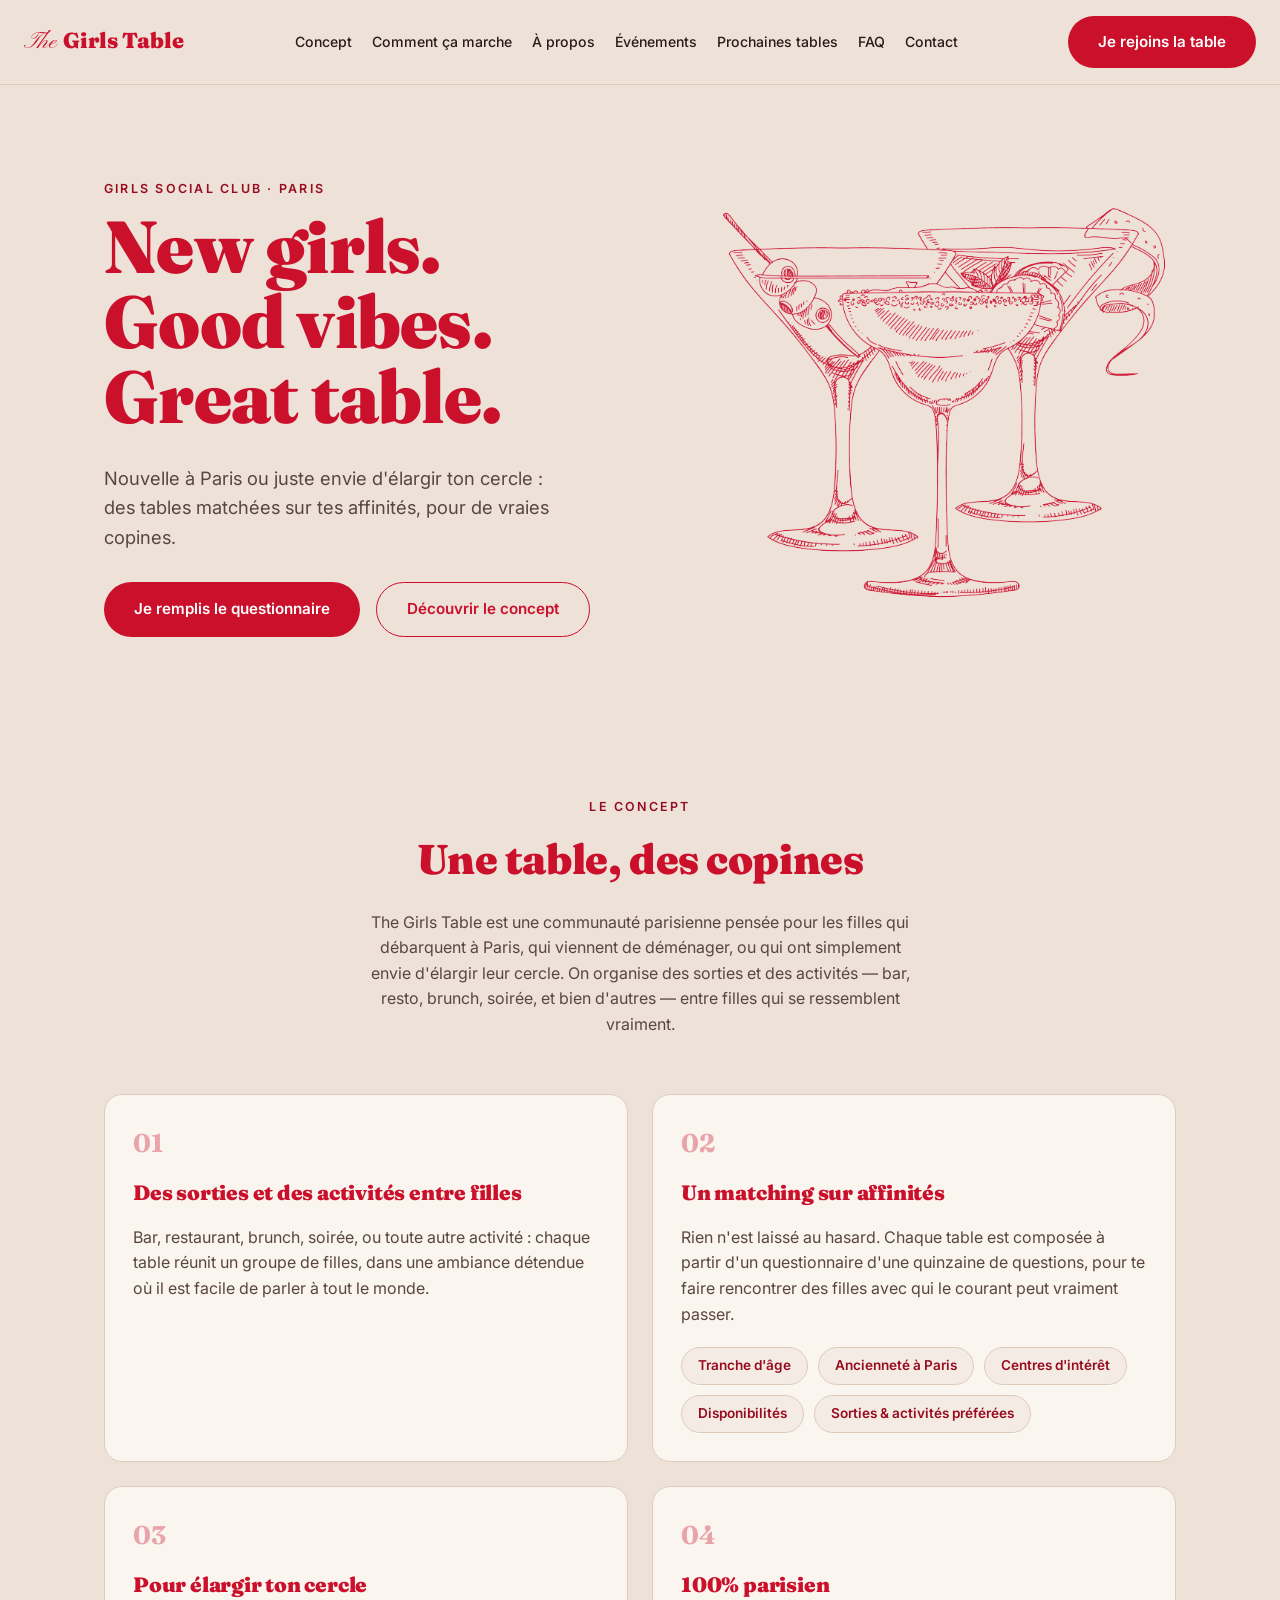
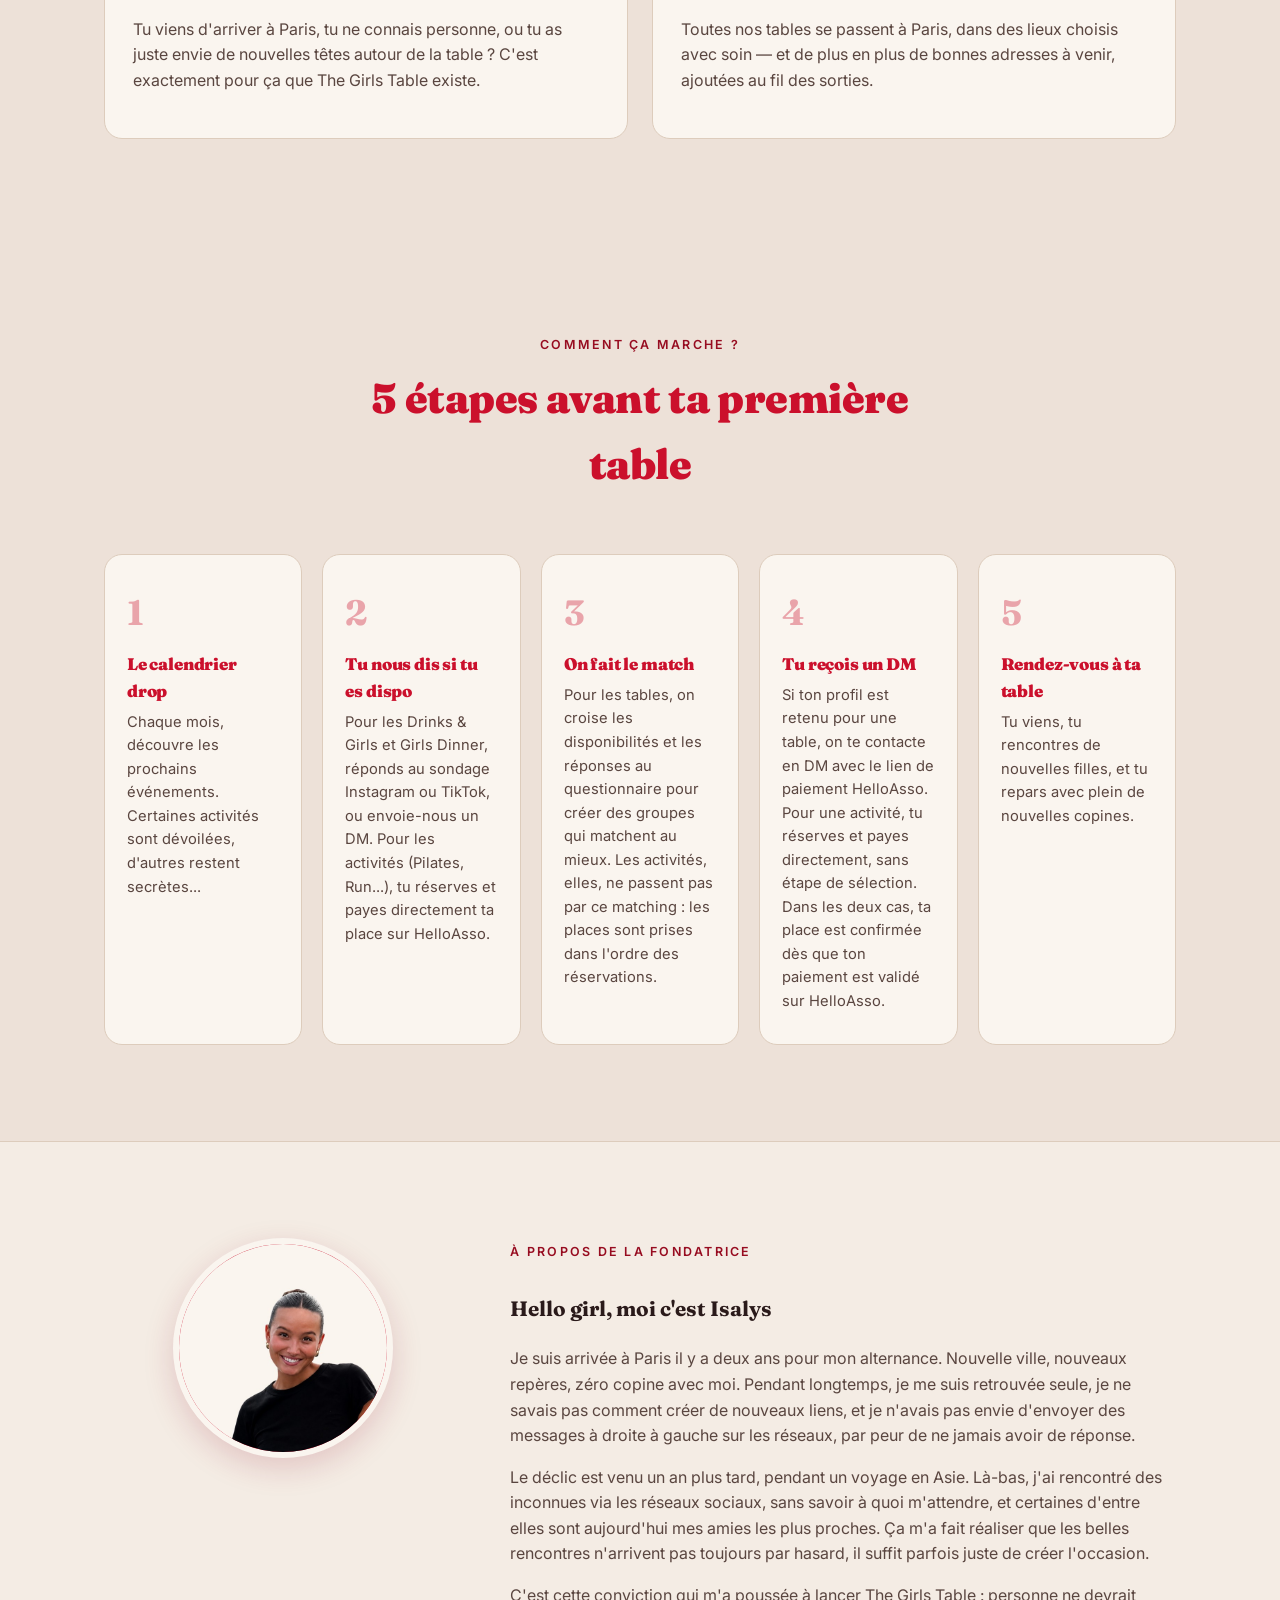
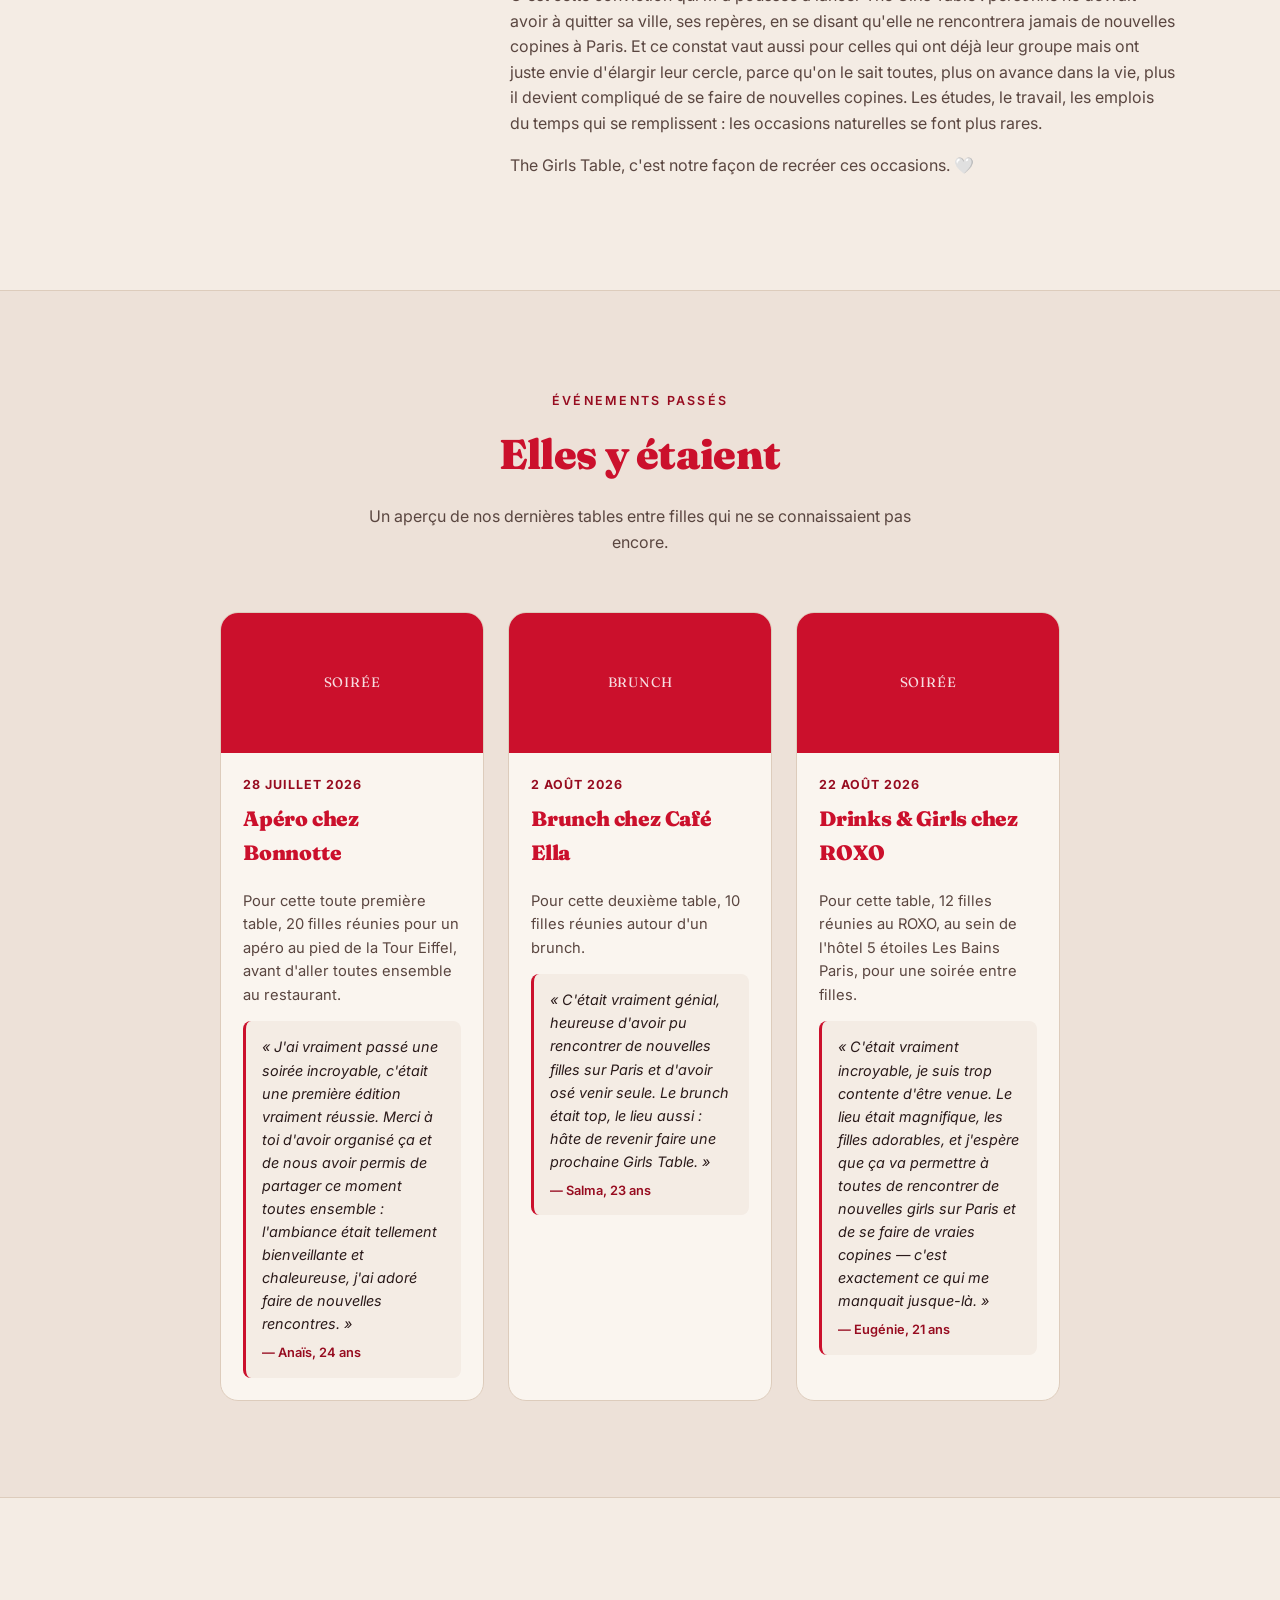
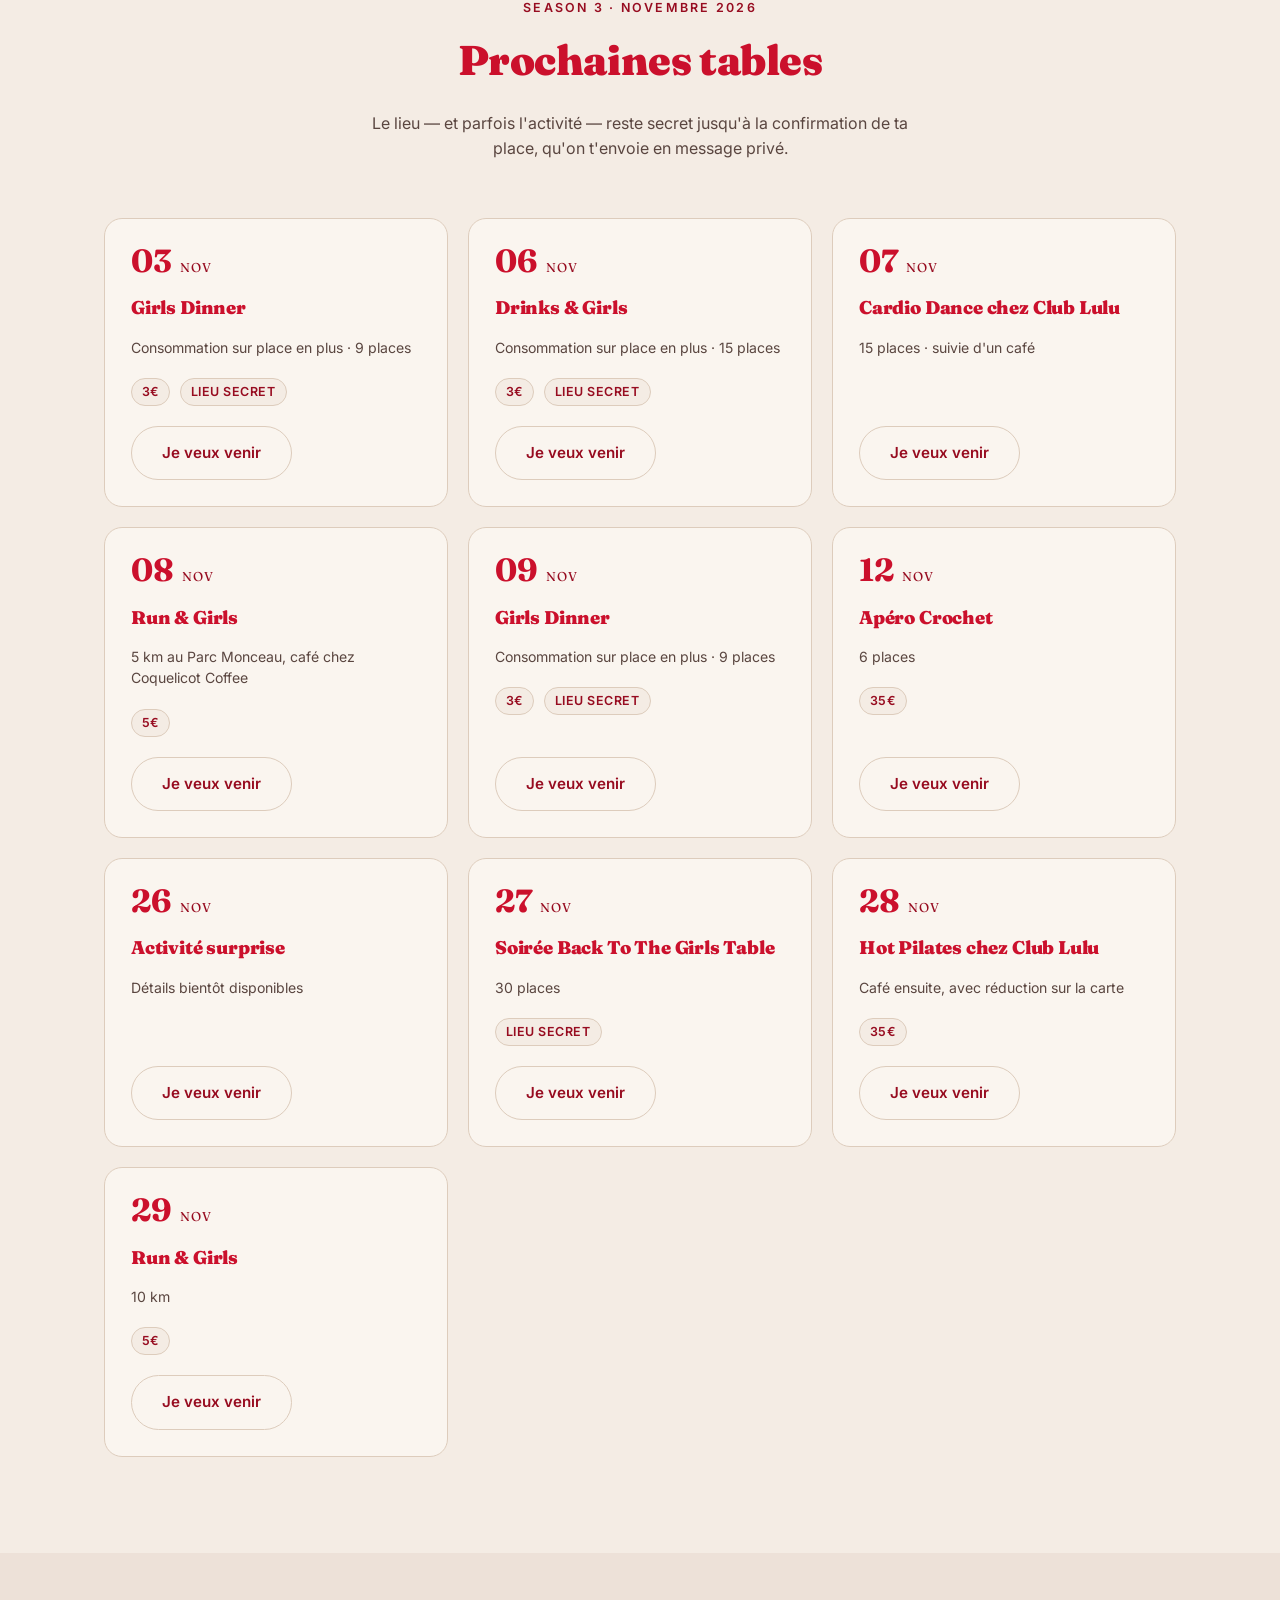
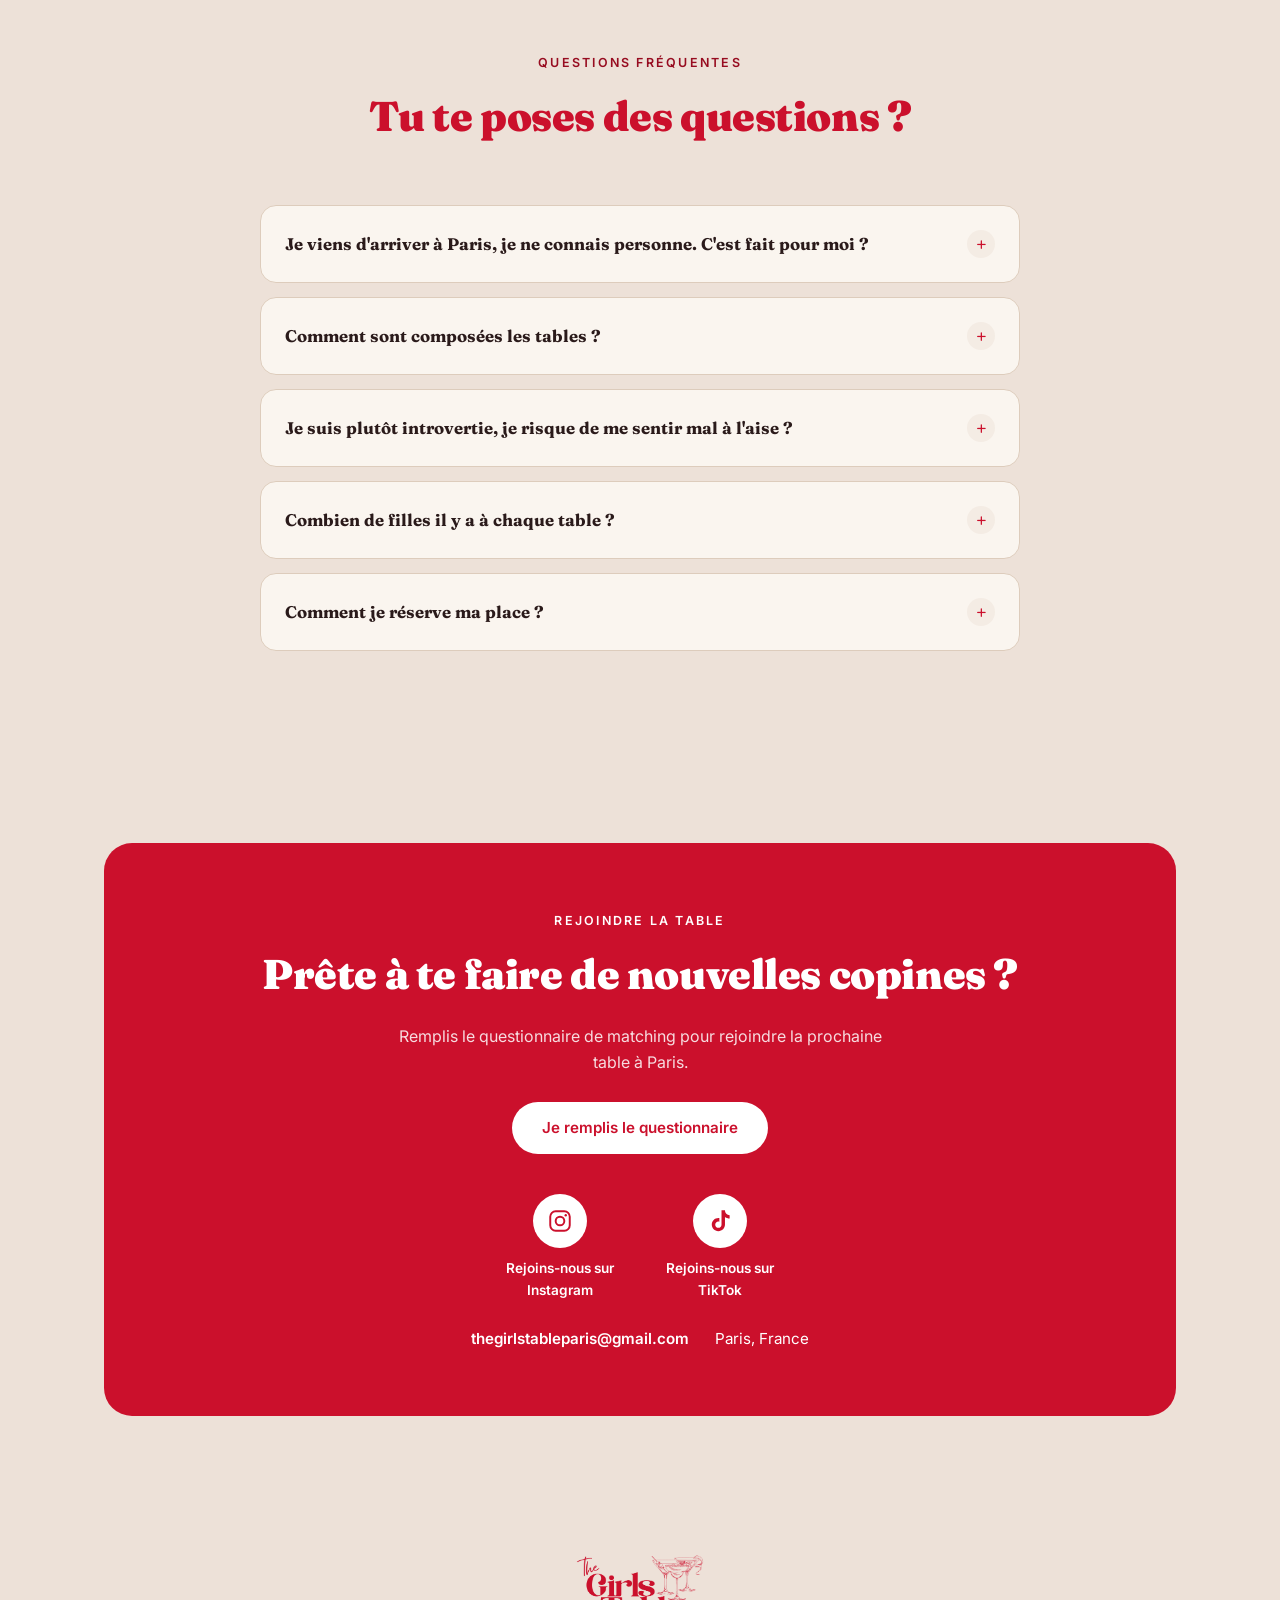
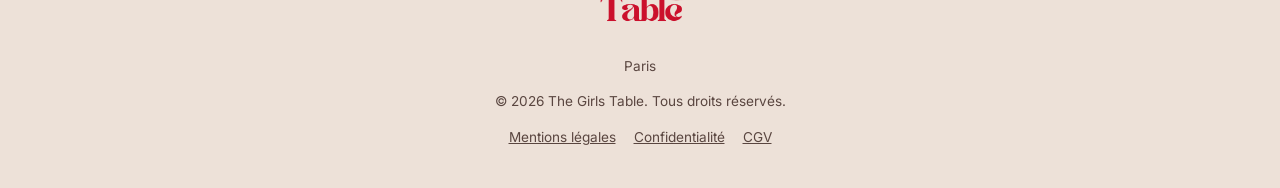
<file: index.html>
<!DOCTYPE html>
<html lang="fr">
<head>
<meta charset="UTF-8">
<meta name="viewport" content="width=device-width, initial-scale=1.0">
<title>The Girls Table — Paris</title>
<meta name="description" content="The Girls Table : la communauté parisienne qui aide les filles seules ou nouvellement arrivées à Paris à se faire des copines, autour de sorties et activités matchées sur affinités.">
<link rel="canonical" href="https://thegirlstableparis.com/">

<link rel="icon" href="/favicon.ico" sizes="any">
<link rel="icon" href="images/favicon-32.png" type="image/png" sizes="32x32">
<link rel="apple-touch-icon" href="images/apple-touch-icon.png">

<meta property="og:type" content="website">
<meta property="og:site_name" content="The Girls Table">
<meta property="og:title" content="The Girls Table — Paris">
<meta property="og:description" content="La communauté parisienne qui aide les filles seules ou nouvellement arrivées à Paris à se faire des copines, autour de sorties matchées sur affinités.">
<meta property="og:image" content="https://thegirlstableparis.com/images/og-image.png">
<meta property="og:url" content="https://thegirlstableparis.com/">
<meta property="og:locale" content="fr_FR">
<meta name="twitter:card" content="summary_large_image">
<meta name="twitter:title" content="The Girls Table — Paris">
<meta name="twitter:description" content="La communauté parisienne qui aide les filles seules ou nouvellement arrivées à Paris à se faire des copines.">
<meta name="twitter:image" content="https://thegirlstableparis.com/images/og-image.png">

<link rel="preconnect" href="https://fonts.googleapis.com">
<link rel="preconnect" href="https://fonts.gstatic.com" crossorigin>
<link href="https://fonts.googleapis.com/css2?family=Fraunces:wght@400;600;700;900&family=Pinyon+Script&family=Inter:wght@400;500;600;700&display=swap" rel="stylesheet">
<link rel="stylesheet" href="styles.css?v=20261024c">
<script data-goatcounter="https://thegirlstable.goatcounter.com/count" async src="//gc.zgo.at/count.js"></script>
</head>
<body>

<header>
  <nav class="nav">
    <a href="#top" class="logo"><span class="script">The</span> Girls Table</a>
    <ul class="nav-links" id="navLinks">
      <li><a href="#concept">Concept</a></li>
      <li><a href="#comment">Comment ça marche</a></li>
      <li><a href="#a-propos">À propos</a></li>
      <li><a href="#evenements">Événements</a></li>
      <li><a href="#prochains">Prochaines tables</a></li>
      <li><a href="#faq">FAQ</a></li>
      <li><a href="#contact">Contact</a></li>
    </ul>
    <div class="nav-cta">
      <a href="https://forms.gle/MPuEP9QG3i1sRkAJ9" class="btn" target="_blank" rel="noopener">Je rejoins<span class="long">&nbsp;la table</span></a>
      <button class="nav-toggle" id="navToggle" aria-label="Ouvrir le menu">☰</button>
    </div>
  </nav>
</header>

<main id="top">

  <!-- HERO -->
  <section class="hero">
    <div class="container">
      <div class="hero-copy">
        <span class="eyebrow">Girls Social Club · Paris</span>
        <h1>New girls.<br>Good vibes.<br>Great table.</h1>
        <p class="hero-sub">Nouvelle à Paris ou juste envie d'élargir ton cercle : des tables matchées sur tes affinités, pour de vraies copines.</p>
        <div class="hero-cta">
          <a href="https://forms.gle/MPuEP9QG3i1sRkAJ9" class="btn" target="_blank" rel="noopener">Je remplis le questionnaire</a>
          <a href="#concept" class="btn btn-outline">Découvrir le concept</a>
        </div>
      </div>
      <div class="hero-art" aria-hidden="true">
        <img src="images/cocktails.png" alt="" />
      </div>
    </div>
  </section>

  <!-- CONCEPT -->
  <section id="concept">
    <div class="container">
      <div class="section-head reveal">
        <span class="eyebrow">Le concept</span>
        <h2>Une table, des copines</h2>
        <p>The Girls Table est une communauté parisienne pensée pour les filles qui débarquent à Paris, qui viennent de déménager, ou qui ont simplement envie d'élargir leur cercle. On organise des sorties et des activités — bar, resto, brunch, soirée, et bien d'autres — entre filles qui se ressemblent vraiment.</p>
      </div>

      <div class="concept-grid">
        <div class="concept-card reveal">
          <h3>Des sorties et des activités entre filles</h3>
          <p>Bar, restaurant, brunch, soirée, ou toute autre activité : chaque table réunit un groupe de filles, dans une ambiance détendue où il est facile de parler à tout le monde.</p>
        </div>
        <div class="concept-card reveal">
          <h3>Un matching sur affinités</h3>
          <p>Rien n'est laissé au hasard. Chaque table est composée à partir d'un questionnaire d'une quinzaine de questions, pour te faire rencontrer des filles avec qui le courant peut vraiment passer.</p>
          <div class="tag-list">
            <span class="tag-pill">Tranche d'âge</span>
            <span class="tag-pill">Ancienneté à Paris</span>
            <span class="tag-pill">Centres d'intérêt</span>
            <span class="tag-pill">Disponibilités</span>
            <span class="tag-pill">Sorties & activités préférées</span>
          </div>
        </div>
        <div class="concept-card reveal">
          <h3>Pour élargir ton cercle</h3>
          <p>Tu viens d'arriver à Paris, tu ne connais personne, ou tu as juste envie de nouvelles têtes autour de la table ? C'est exactement pour ça que The Girls Table existe.</p>
        </div>
        <div class="concept-card reveal">
          <h3>100% parisien</h3>
          <p>Toutes nos tables se passent à Paris, dans des lieux choisis avec soin — et de plus en plus de bonnes adresses à venir, ajoutées au fil des sorties.</p>
        </div>
      </div>
    </div>
  </section>

  <!-- COMMENT CA MARCHE -->
  <section id="comment" class="how">
    <div class="container">
      <div class="section-head reveal">
        <span class="eyebrow">Comment ça marche ?</span>
        <h2>5 étapes avant ta première table</h2>
      </div>
      <div class="steps">
        <div class="step reveal">
          <h3>Le calendrier drop</h3>
          <p>Chaque mois, découvre les prochains événements. Certaines activités sont dévoilées, d'autres restent secrètes...</p>
        </div>
        <div class="step reveal">
          <h3>Tu nous dis si tu es dispo</h3>
          <p>Pour les Drinks & Girls et Girls Dinner, réponds au sondage Instagram ou TikTok, ou envoie-nous un DM. Pour les activités (Pilates, Run...), tu réserves et payes directement ta place sur HelloAsso.</p>
        </div>
        <div class="step reveal">
          <h3>On fait le match</h3>
          <p>Pour les tables, on croise les disponibilités et les réponses au questionnaire pour créer des groupes qui matchent au mieux. Les activités, elles, ne passent pas par ce matching : les places sont prises dans l'ordre des réservations.</p>
        </div>
        <div class="step reveal">
          <h3>Tu reçois un DM</h3>
          <p>Si ton profil est retenu pour une table, on te contacte en DM avec le lien de paiement HelloAsso. Pour une activité, tu réserves et payes directement, sans étape de sélection. Dans les deux cas, ta place est confirmée dès que ton paiement est validé sur HelloAsso.</p>
        </div>
        <div class="step reveal">
          <h3>Rendez-vous à ta table</h3>
          <p>Tu viens, tu rencontres de nouvelles filles, et tu repars avec plein de nouvelles copines.</p>
        </div>
      </div>
    </div>
  </section>

  <!-- A PROPOS -->
  <section id="a-propos" class="about">
    <div class="container">
      <div class="about-photo reveal">
        <div class="avatar"><img src="images/isalys.jpg" alt="Isalys, fondatrice de The Girls Table"></div>
      </div>
      <div class="about-copy reveal">
        <span class="eyebrow">À propos de la fondatrice</span>
        <p class="about-intro">Hello girl, moi c'est Isalys</p>
        <p>Je suis arrivée à Paris il y a deux ans pour mon alternance. Nouvelle ville, nouveaux repères, zéro copine avec moi. Pendant longtemps, je me suis retrouvée seule, je ne savais pas comment créer de nouveaux liens, et je n'avais pas envie d'envoyer des messages à droite à gauche sur les réseaux, par peur de ne jamais avoir de réponse.</p>
        <p>Le déclic est venu un an plus tard, pendant un voyage en Asie. Là-bas, j'ai rencontré des inconnues via les réseaux sociaux, sans savoir à quoi m'attendre, et certaines d'entre elles sont aujourd'hui mes amies les plus proches. Ça m'a fait réaliser que les belles rencontres n'arrivent pas toujours par hasard, il suffit parfois juste de créer l'occasion.</p>
        <p>C'est cette conviction qui m'a poussée à lancer The Girls Table : personne ne devrait avoir à quitter sa ville, ses repères, en se disant qu'elle ne rencontrera jamais de nouvelles copines à Paris. Et ce constat vaut aussi pour celles qui ont déjà leur groupe mais ont juste envie d'élargir leur cercle, parce qu'on le sait toutes, plus on avance dans la vie, plus il devient compliqué de se faire de nouvelles copines. Les études, le travail, les emplois du temps qui se remplissent : les occasions naturelles se font plus rares.</p>
        <p>The Girls Table, c'est notre façon de recréer ces occasions. 🤍</p>
      </div>
    </div>
  </section>

  <!-- EVENEMENTS PASSES -->
  <section id="evenements">
    <div class="container">
      <div class="section-head reveal">
        <span class="eyebrow">Événements passés</span>
        <h2>Elles y étaient</h2>
        <p>Un aperçu de nos dernières tables entre filles qui ne se connaissaient pas encore.</p>
      </div>

      <div class="event-grid">
        <article class="event-card reveal">
          <div class="event-media">Soirée</div>
          <div class="event-body">
            <span class="event-date">28 juillet 2026</span>
            <h3>Apéro chez Bonnotte</h3>
            <p>Pour cette toute première table, 20 filles réunies pour un apéro au pied de la Tour Eiffel, avant d'aller toutes ensemble au restaurant.</p>
            <blockquote class="testimonial">
              « J'ai vraiment passé une soirée incroyable, c'était une première édition vraiment réussie. Merci à toi d'avoir organisé ça et de nous avoir permis de partager ce moment toutes ensemble : l'ambiance était tellement bienveillante et chaleureuse, j'ai adoré faire de nouvelles rencontres. »
              <cite>— Anaïs, 24 ans</cite>
            </blockquote>
          </div>
        </article>
        <article class="event-card reveal">
          <div class="event-media">Brunch</div>
          <div class="event-body">
            <span class="event-date">2 août 2026</span>
            <h3>Brunch chez Café Ella</h3>
            <p>Pour cette deuxième table, 10 filles réunies autour d'un brunch.</p>
            <blockquote class="testimonial">
              « C'était vraiment génial, heureuse d'avoir pu rencontrer de nouvelles filles sur Paris et d'avoir osé venir seule. Le brunch était top, le lieu aussi : hâte de revenir faire une prochaine Girls Table. »
              <cite>— Salma, 23 ans</cite>
            </blockquote>
          </div>
        </article>
        <article class="event-card reveal">
          <div class="event-media">Soirée</div>
          <div class="event-body">
            <span class="event-date">22 août 2026</span>
            <h3>Drinks & Girls chez ROXO</h3>
            <p>Pour cette table, 12 filles réunies au ROXO, au sein de l'hôtel 5 étoiles Les Bains Paris, pour une soirée entre filles.</p>
            <blockquote class="testimonial">
              « C'était vraiment incroyable, je suis trop contente d'être venue. Le lieu était magnifique, les filles adorables, et j'espère que ça va permettre à toutes de rencontrer de nouvelles girls sur Paris et de se faire de vraies copines — c'est exactement ce qui me manquait jusque-là. »
              <cite>— Eugénie, 21 ans</cite>
            </blockquote>
          </div>
        </article>
      </div>
    </div>
  </section>

  <!-- PROCHAINS EVENEMENTS -->
  <section id="prochains" class="upcoming">
    <div class="container">
      <div class="section-head reveal">
        <span class="eyebrow">Season 3 · Novembre 2026</span>
        <h2>Prochaines tables</h2>
        <p>Le lieu — et parfois l'activité — reste secret jusqu'à la confirmation de ta place, qu'on t'envoie en message privé.</p>
      </div>

      <div class="upcoming-list">
        <div class="upcoming-card reveal">
          <div class="upcoming-date"><span class="day">03</span><span class="month">nov</span></div>
          <div class="upcoming-info">
            <h3>Girls Dinner</h3>
            <p class="meta">Consommation sur place en plus · 9 places</p>
            <span class="price-badge">3€</span>
            <span class="venue-pending">Lieu secret</span>
          </div>
          <a href="https://ig.me/m/thegirlstableparis" class="btn btn-soft" target="_blank" rel="noopener">Je veux venir</a>
        </div>
        <div class="upcoming-card reveal">
          <div class="upcoming-date"><span class="day">06</span><span class="month">nov</span></div>
          <div class="upcoming-info">
            <h3>Drinks & Girls</h3>
            <p class="meta">Consommation sur place en plus · 15 places</p>
            <span class="price-badge">3€</span>
            <span class="venue-pending">Lieu secret</span>
          </div>
          <a href="https://ig.me/m/thegirlstableparis" class="btn btn-soft" target="_blank" rel="noopener">Je veux venir</a>
        </div>
        <div class="upcoming-card reveal">
          <div class="upcoming-date"><span class="day">07</span><span class="month">nov</span></div>
          <div class="upcoming-info">
            <h3>Cardio Dance chez Club Lulu</h3>
            <p class="meta">15 places · suivie d'un café</p>
          </div>
          <a href="https://www.helloasso.com/associations/the-girls-table-paris/evenements/girls-activities-cardio-dance" class="btn btn-soft" target="_blank" rel="noopener">Je veux venir</a>
        </div>
        <div class="upcoming-card reveal">
          <div class="upcoming-date"><span class="day">08</span><span class="month">nov</span></div>
          <div class="upcoming-info">
            <h3>Run & Girls</h3>
            <p class="meta">5 km au Parc Monceau, café chez Coquelicot Coffee</p>
            <span class="price-badge">5€</span>
          </div>
          <a href="https://www.helloasso.com/associations/the-girls-table-paris/evenements/run-and-girls-x-olivia-s-pace-2" class="btn btn-soft" target="_blank" rel="noopener">Je veux venir</a>
        </div>
        <div class="upcoming-card reveal">
          <div class="upcoming-date"><span class="day">09</span><span class="month">nov</span></div>
          <div class="upcoming-info">
            <h3>Girls Dinner</h3>
            <p class="meta">Consommation sur place en plus · 9 places</p>
            <span class="price-badge">3€</span>
            <span class="venue-pending">Lieu secret</span>
          </div>
          <a href="https://ig.me/m/thegirlstableparis" class="btn btn-soft" target="_blank" rel="noopener">Je veux venir</a>
        </div>
        <div class="upcoming-card reveal">
          <div class="upcoming-date"><span class="day">12</span><span class="month">nov</span></div>
          <div class="upcoming-info">
            <h3>Apéro Crochet</h3>
            <p class="meta">6 places</p>
            <span class="price-badge">35€</span>
          </div>
          <a href="https://www.helloasso.com/associations/the-girls-table-paris/evenements/girls-activities-cardio-dance-2" class="btn btn-soft" target="_blank" rel="noopener">Je veux venir</a>
        </div>
        <div class="upcoming-card reveal">
          <div class="upcoming-date"><span class="day">26</span><span class="month">nov</span></div>
          <div class="upcoming-info">
            <h3>Activité surprise</h3>
            <p class="meta">Détails bientôt disponibles</p>
          </div>
          <a href="https://ig.me/m/thegirlstableparis" class="btn btn-soft" target="_blank" rel="noopener">Je veux venir</a>
        </div>
        <div class="upcoming-card reveal">
          <div class="upcoming-date"><span class="day">27</span><span class="month">nov</span></div>
          <div class="upcoming-info">
            <h3>Soirée Back To The Girls Table</h3>
            <p class="meta">30 places</p>
            <span class="venue-pending">Lieu secret</span>
          </div>
          <a href="https://ig.me/m/thegirlstableparis" class="btn btn-soft" target="_blank" rel="noopener">Je veux venir</a>
        </div>
        <div class="upcoming-card reveal">
          <div class="upcoming-date"><span class="day">28</span><span class="month">nov</span></div>
          <div class="upcoming-info">
            <h3>Hot Pilates chez Club Lulu</h3>
            <p class="meta">Café ensuite, avec réduction sur la carte</p>
            <span class="price-badge">35€</span>
          </div>
          <a href="https://www.helloasso.com/associations/the-girls-table-paris/evenements/girls-activities-hot-pilates" class="btn btn-soft" target="_blank" rel="noopener">Je veux venir</a>
        </div>
        <div class="upcoming-card reveal">
          <div class="upcoming-date"><span class="day">29</span><span class="month">nov</span></div>
          <div class="upcoming-info">
            <h3>Run & Girls</h3>
            <p class="meta">10 km</p>
            <span class="price-badge">5€</span>
          </div>
          <a href="https://ig.me/m/thegirlstableparis" class="btn btn-soft" target="_blank" rel="noopener">Je veux venir</a>
        </div>
      </div>
    </div>
  </section>

  <!-- FAQ -->
  <section id="faq">
    <div class="container">
      <div class="section-head reveal">
        <span class="eyebrow">Questions fréquentes</span>
        <h2>Tu te poses des questions ?</h2>
      </div>

      <div class="faq-list">
        <details class="faq-item reveal">
          <summary>Je viens d'arriver à Paris, je ne connais personne. C'est fait pour moi ?</summary>
          <p>Complètement, c'est même pour ça que The Girls Table existe. Mais tu n'as pas besoin d'être nouvelle ou seule pour venir : si tu as déjà ton groupe et que tu veux juste élargir ton cercle, tu es tout aussi bienvenue.</p>
        </details>
        <details class="faq-item reveal">
          <summary>Comment sont composées les tables ?</summary>
          <p>On te fait remplir un petit questionnaire (quartier, centres d'intérêt, façon de sortir, disponibilités...) et on compose des tables de filles qui ont de vraies affinités communes. Rien n'est laissé au hasard et chaque profil est analysé avec attention par Isalys.</p>
        </details>
        <details class="faq-item reveal">
          <summary>Je suis plutôt introvertie, je risque de me sentir mal à l'aise ?</summary>
          <p>Le questionnaire prend en compte ton profil (introvertie/extravertie) pour te matcher avec des filles sur la même longueur d'onde. En plus, chaque table démarre avec des petites questions pensées pour briser la glace, donc pas de silence gênant à gérer toute seule. Beaucoup de filles qui hésitaient au début en ressortent avec de vraies copines.</p>
        </details>
        <details class="faq-item reveal">
          <summary>Combien de filles il y a à chaque table ?</summary>
          <p>Ça dépend de l'activité, mais en général entre 7 et 20 personnes, sauf pour les soirées exceptionnelles où on peut être plus nombreuses.</p>
        </details>
        <details class="faq-item reveal">
          <summary>Comment je réserve ma place ?</summary>
          <p>Pour les Drinks & Girls et Girls Dinner : tu nous indiques que tu es disponible, soit en DM sur Insta ou TikTok, soit en répondant au sondage dans nos stories dédiées à l'événement. On regarde ensuite tes réponses au questionnaire, et si ton profil matche, on revient vers toi en DM avec le lien de paiement. Pour les activités (Pilates, Run...) : ta place se réserve directement, sans étape de sélection. Dans tous les cas, le paiement se fait en amont sur HelloAsso, et ta place est confirmée dès qu'il est validé.</p>
        </details>
      </div>
    </div>
  </section>

  <!-- CONTACT -->
  <section id="contact" class="contact">
    <div class="container">
      <div class="contact-box reveal">
        <span class="eyebrow" style="color:#fff;">Rejoindre la table</span>
        <h2>Prête à te faire de nouvelles copines ?</h2>
        <p>Remplis le questionnaire de matching pour rejoindre la prochaine table à Paris.</p>
        <a href="https://forms.gle/MPuEP9QG3i1sRkAJ9" class="btn" target="_blank" rel="noopener">Je remplis le questionnaire</a>

        <div class="social-row">
          <a href="https://instagram.com/thegirlstableparis" target="_blank" rel="noopener" class="social-link">
            <span class="social-icon">
              <svg viewBox="0 0 24 24" fill="none" stroke="currentColor" stroke-width="1.8" stroke-linecap="round" stroke-linejoin="round" aria-hidden="true">
                <rect x="3" y="3" width="18" height="18" rx="5"/>
                <circle cx="12" cy="12" r="4"/>
                <circle cx="17.3" cy="6.7" r="1.1" fill="currentColor" stroke="none"/>
              </svg>
            </span>
            Rejoins-nous sur Instagram
          </a>
          <a href="https://www.tiktok.com/@the.girls.table.paris" target="_blank" rel="noopener" class="social-link">
            <span class="social-icon">
              <svg viewBox="0 0 24 24" fill="currentColor" aria-hidden="true">
                <path d="M16.6 2h-3.2v13.4c0 1.6-1.3 2.9-2.9 2.9-1.6 0-2.9-1.3-2.9-2.9 0-1.6 1.3-2.9 2.9-2.9.3 0 .6 0 .9.1V9.3c-.3 0-.6-.1-.9-.1-3.4 0-6.1 2.7-6.1 6.1S7.1 21.4 10.5 21.4s6.1-2.7 6.1-6.1V8.4c1.2.9 2.7 1.4 4.3 1.4V6.6c-2.4-.1-4.3-2.1-4.3-4.6z"/>
              </svg>
            </span>
            Rejoins-nous sur TikTok
          </a>
        </div>

        <div class="contact-details">
          <a href="https://mail.google.com/mail/?view=cm&fs=1&to=thegirlstableparis@gmail.com&su=Contact%20-%20The%20Girls%20Table" target="_blank" rel="noopener">thegirlstableparis@gmail.com</a>
          <span>Paris, France</span>
        </div>
      </div>
    </div>
  </section>

</main>

<footer>
  <img src="images/logo.png" alt="The Girls Table" class="footer-logo" />
  <p>Paris</p>
  <p>© 2026 The Girls Table. Tous droits réservés.</p>
  <div class="footer-links">
    <a href="mentions-legales.html">Mentions légales</a>
    <a href="politique-confidentialite.html">Confidentialité</a>
    <a href="cgv.html">CGV</a>
  </div>
</footer>

<script src="script.js?v=20261024c"></script>
</body>
</html>
</file>
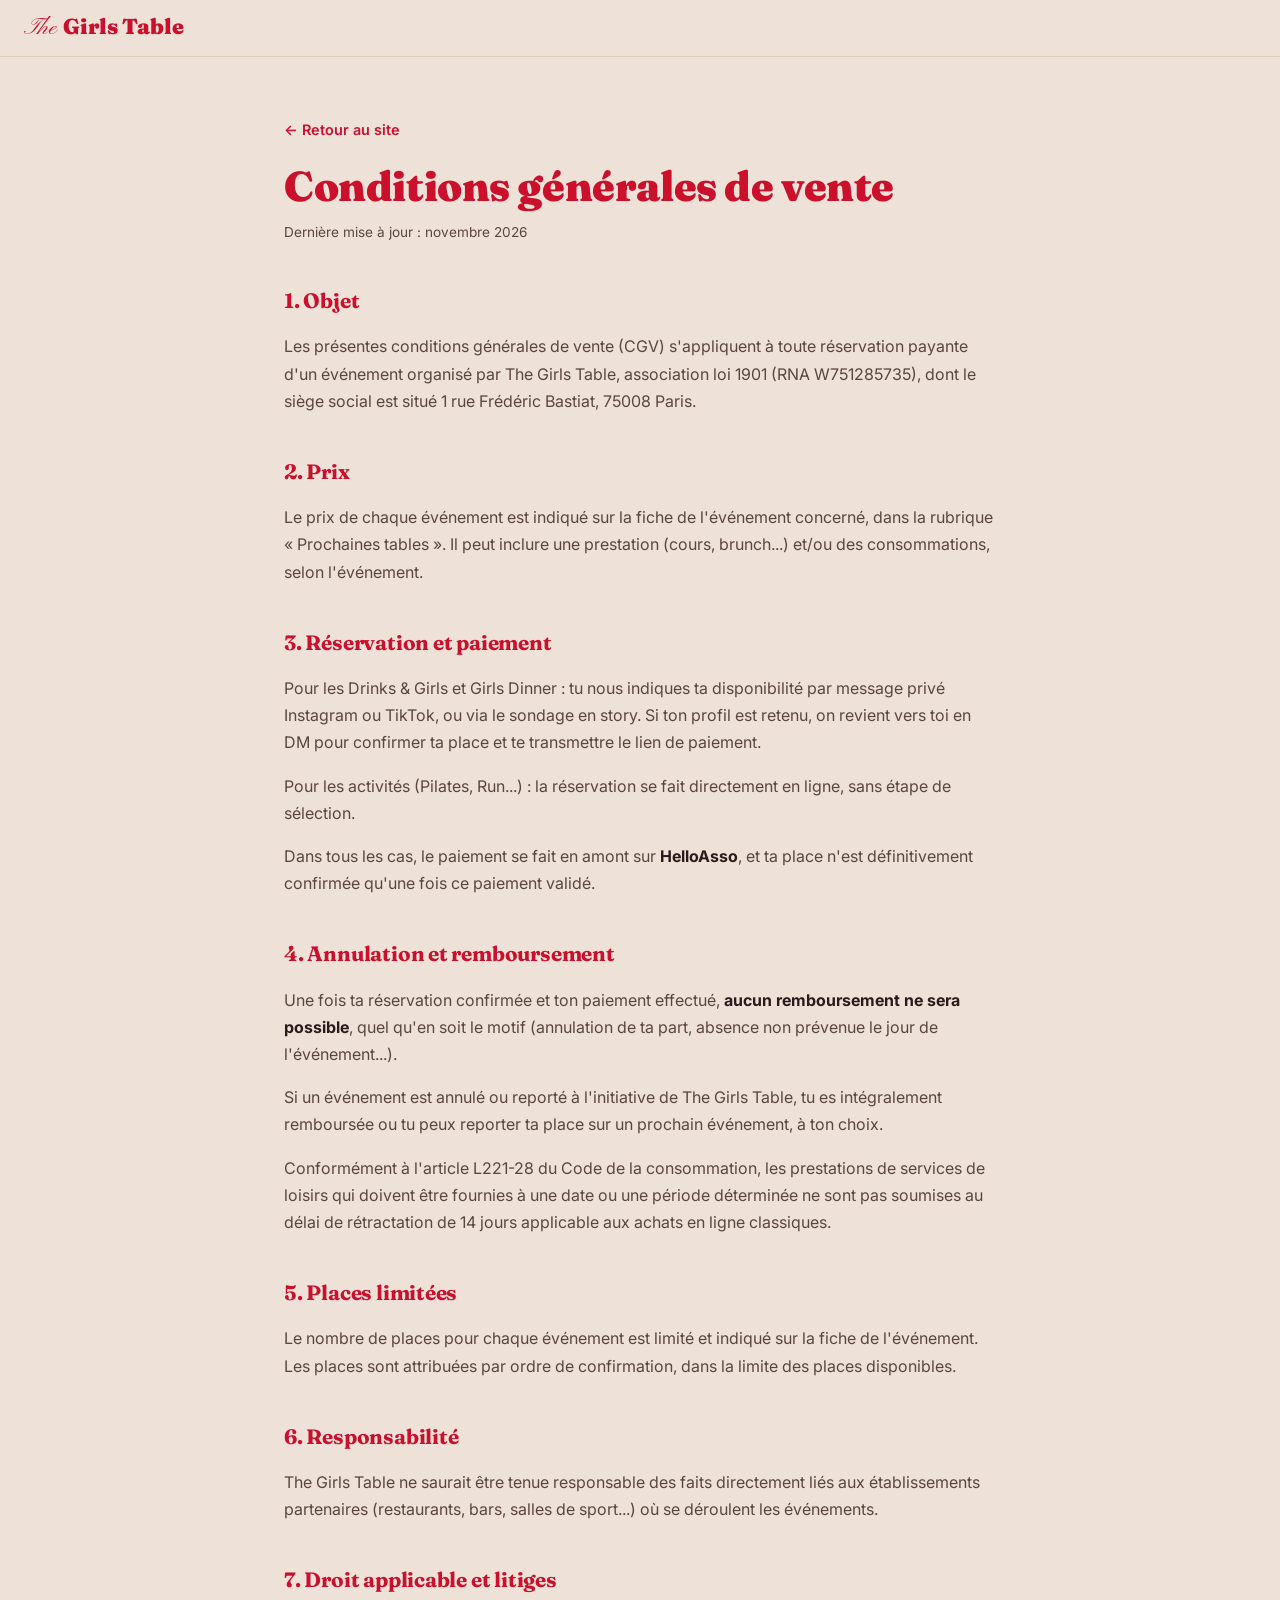
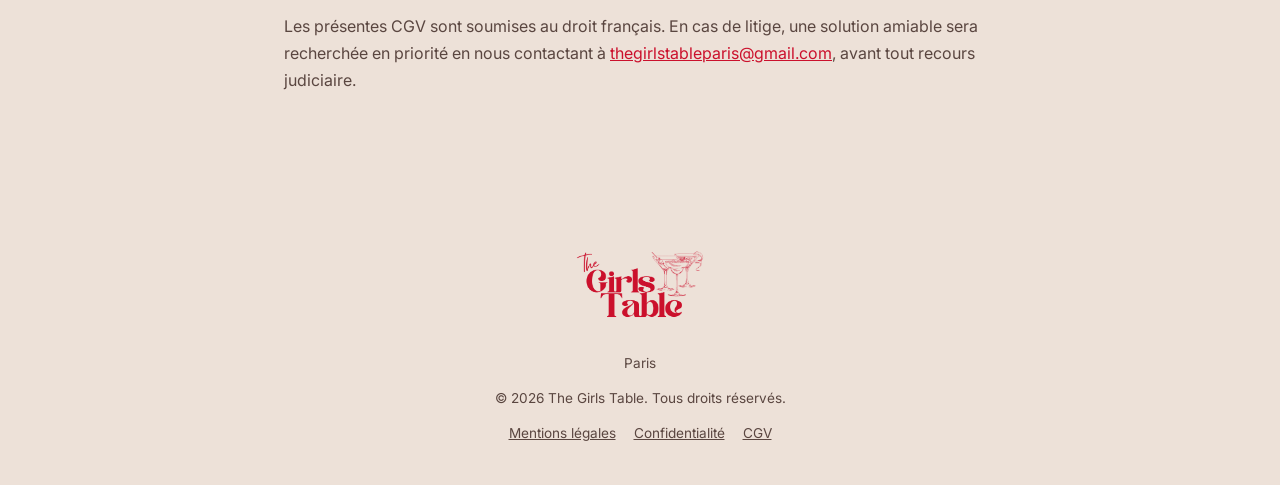
<file: cgv.html>
<!DOCTYPE html>
<html lang="fr">
<head>
<meta charset="UTF-8">
<meta name="viewport" content="width=device-width, initial-scale=1.0">
<title>Conditions générales de vente — The Girls Table</title>
<meta name="description" content="Conditions générales de vente de The Girls Table : réservation, prix, annulation et remboursement pour les événements payants.">
<link rel="canonical" href="https://thegirlstableparis.com/cgv.html">

<link rel="icon" href="/favicon.ico" sizes="any">
<link rel="icon" href="images/favicon-32.png" type="image/png" sizes="32x32">
<link rel="apple-touch-icon" href="images/apple-touch-icon.png">

<meta property="og:type" content="website">
<meta property="og:site_name" content="The Girls Table">
<meta property="og:title" content="Conditions générales de vente — The Girls Table">
<meta property="og:image" content="https://thegirlstableparis.com/images/og-image.png">
<meta property="og:url" content="https://thegirlstableparis.com/cgv.html">
<meta property="og:locale" content="fr_FR">

<link rel="preconnect" href="https://fonts.googleapis.com">
<link rel="preconnect" href="https://fonts.gstatic.com" crossorigin>
<link href="https://fonts.googleapis.com/css2?family=Fraunces:wght@400;600;700;900&family=Pinyon+Script&family=Inter:wght@400;500;600;700&display=swap" rel="stylesheet">
<link rel="stylesheet" href="styles.css?v=20261024c">
<script data-goatcounter="https://thegirlstable.goatcounter.com/count" async src="//gc.zgo.at/count.js"></script>
</head>
<body>

<header>
  <nav class="nav">
    <a href="index.html#top" class="logo"><span class="script">The</span> Girls Table</a>
  </nav>
</header>

<main>
  <section class="legal-page">
    <div class="container">
      <a href="index.html" class="legal-back">← Retour au site</a>
      <h1>Conditions générales de vente</h1>
      <p class="legal-updated">Dernière mise à jour : novembre 2026</p>

      <h2>1. Objet</h2>
      <p>
        Les présentes conditions générales de vente (CGV) s'appliquent à toute réservation payante d'un événement organisé
        par The Girls Table, association loi 1901 (RNA W751285735), dont le siège social est situé
        1 rue Frédéric Bastiat, 75008 Paris.
      </p>

      <h2>2. Prix</h2>
      <p>
        Le prix de chaque événement est indiqué sur la fiche de l'événement concerné, dans la rubrique
        « Prochaines tables ». Il peut inclure une prestation (cours, brunch...) et/ou des consommations, selon l'événement.
      </p>

      <h2>3. Réservation et paiement</h2>
      <p>
        Pour les Drinks & Girls et Girls Dinner : tu nous indiques ta disponibilité par message privé Instagram ou TikTok,
        ou via le sondage en story. Si ton profil est retenu, on revient vers toi en DM pour confirmer ta place et te
        transmettre le lien de paiement.
      </p>
      <p>
        Pour les activités (Pilates, Run...) : la réservation se fait directement en ligne, sans étape de sélection.
      </p>
      <p>
        Dans tous les cas, le paiement se fait en amont sur <strong>HelloAsso</strong>, et ta place n'est définitivement
        confirmée qu'une fois ce paiement validé.
      </p>

      <h2>4. Annulation et remboursement</h2>
      <p>
        Une fois ta réservation confirmée et ton paiement effectué, <strong>aucun remboursement ne sera possible</strong>,
        quel qu'en soit le motif (annulation de ta part, absence non prévenue le jour de l'événement...).
      </p>
      <p>
        Si un événement est annulé ou reporté à l'initiative de The Girls Table, tu es intégralement remboursée ou tu
        peux reporter ta place sur un prochain événement, à ton choix.
      </p>
      <p>
        Conformément à l'article L221-28 du Code de la consommation, les prestations de services de loisirs qui doivent
        être fournies à une date ou une période déterminée ne sont pas soumises au délai de rétractation de 14 jours
        applicable aux achats en ligne classiques.
      </p>

      <h2>5. Places limitées</h2>
      <p>
        Le nombre de places pour chaque événement est limité et indiqué sur la fiche de l'événement. Les places sont
        attribuées par ordre de confirmation, dans la limite des places disponibles.
      </p>

      <h2>6. Responsabilité</h2>
      <p>
        The Girls Table ne saurait être tenue responsable des faits directement liés aux établissements partenaires
        (restaurants, bars, salles de sport...) où se déroulent les événements.
      </p>

      <h2>7. Droit applicable et litiges</h2>
      <p>
        Les présentes CGV sont soumises au droit français. En cas de litige, une solution amiable sera recherchée en
        priorité en nous contactant à <a href="mailto:thegirlstableparis@gmail.com">thegirlstableparis@gmail.com</a>,
        avant tout recours judiciaire.
      </p>
    </div>
  </section>
</main>

<footer>
  <img src="images/logo.png" alt="The Girls Table" class="footer-logo" />
  <p>Paris</p>
  <p>© 2026 The Girls Table. Tous droits réservés.</p>
  <div class="footer-links">
    <a href="mentions-legales.html">Mentions légales</a>
    <a href="politique-confidentialite.html">Confidentialité</a>
    <a href="cgv.html">CGV</a>
  </div>
</footer>

</body>
</html>
</file>
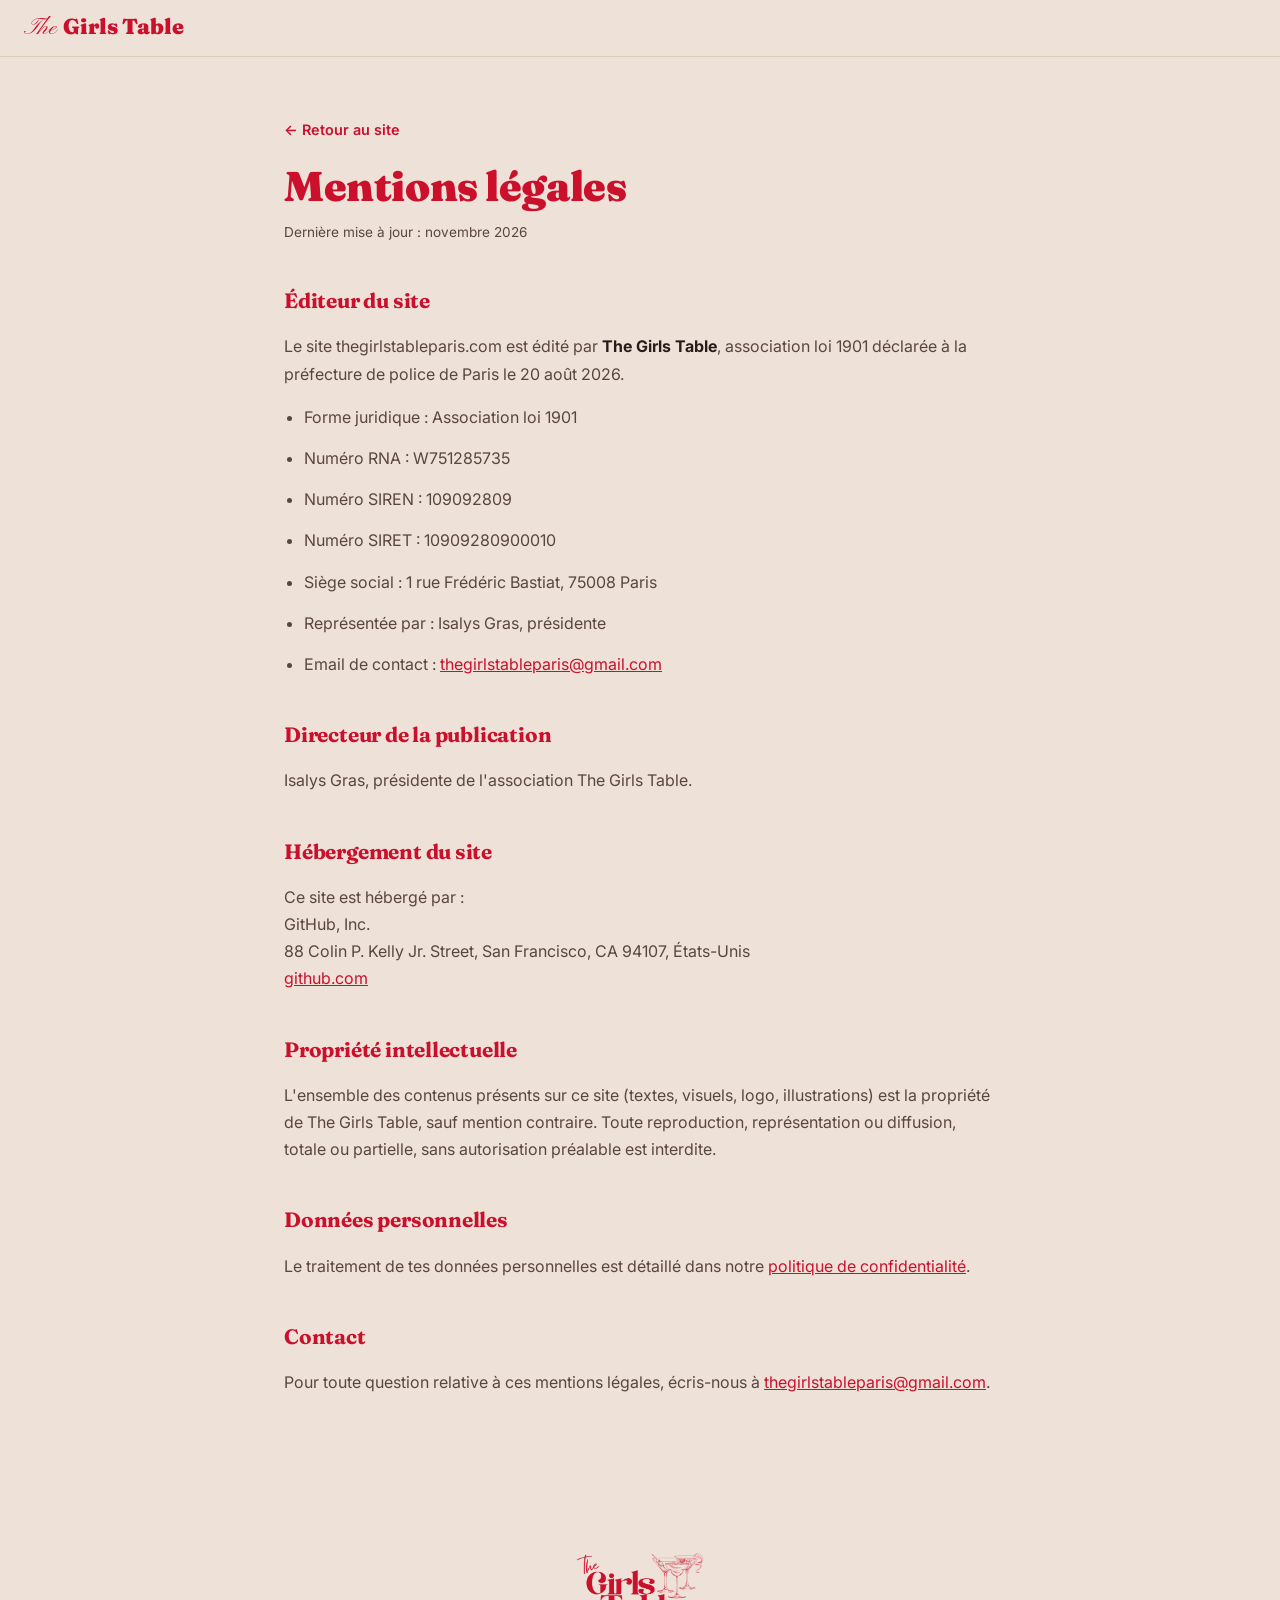
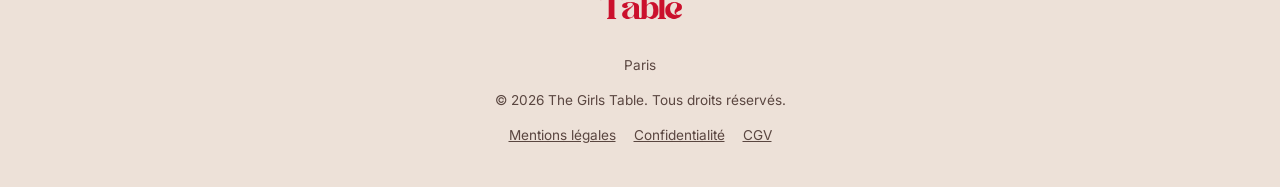
<file: mentions-legales.html>
<!DOCTYPE html>
<html lang="fr">
<head>
<meta charset="UTF-8">
<meta name="viewport" content="width=device-width, initial-scale=1.0">
<title>Mentions légales — The Girls Table</title>
<meta name="description" content="Mentions légales du site thegirlstableparis.com, édité par l'association The Girls Table à Paris.">
<link rel="canonical" href="https://thegirlstableparis.com/mentions-legales.html">

<link rel="icon" href="/favicon.ico" sizes="any">
<link rel="icon" href="images/favicon-32.png" type="image/png" sizes="32x32">
<link rel="apple-touch-icon" href="images/apple-touch-icon.png">

<meta property="og:type" content="website">
<meta property="og:site_name" content="The Girls Table">
<meta property="og:title" content="Mentions légales — The Girls Table">
<meta property="og:image" content="https://thegirlstableparis.com/images/og-image.png">
<meta property="og:url" content="https://thegirlstableparis.com/mentions-legales.html">
<meta property="og:locale" content="fr_FR">

<link rel="preconnect" href="https://fonts.googleapis.com">
<link rel="preconnect" href="https://fonts.gstatic.com" crossorigin>
<link href="https://fonts.googleapis.com/css2?family=Fraunces:wght@400;600;700;900&family=Pinyon+Script&family=Inter:wght@400;500;600;700&display=swap" rel="stylesheet">
<link rel="stylesheet" href="styles.css?v=20261024c">
<script data-goatcounter="https://thegirlstable.goatcounter.com/count" async src="//gc.zgo.at/count.js"></script>
</head>
<body>

<header>
  <nav class="nav">
    <a href="index.html#top" class="logo"><span class="script">The</span> Girls Table</a>
  </nav>
</header>

<main>
  <section class="legal-page">
    <div class="container">
      <a href="index.html" class="legal-back">← Retour au site</a>
      <h1>Mentions légales</h1>
      <p class="legal-updated">Dernière mise à jour : novembre 2026</p>

      <h2>Éditeur du site</h2>
      <p>
        Le site thegirlstableparis.com est édité par <strong>The Girls Table</strong>,
        association loi 1901 déclarée à la préfecture de police de Paris le 20 août 2026.
      </p>
      <ul>
        <li>Forme juridique : Association loi 1901</li>
        <li>Numéro RNA : W751285735</li>
        <li>Numéro SIREN : 109092809</li>
        <li>Numéro SIRET : 10909280900010</li>
        <li>Siège social : 1 rue Frédéric Bastiat, 75008 Paris</li>
        <li>Représentée par : Isalys Gras, présidente</li>
        <li>Email de contact : <a href="mailto:thegirlstableparis@gmail.com">thegirlstableparis@gmail.com</a></li>
      </ul>

      <h2>Directeur de la publication</h2>
      <p>Isalys Gras, présidente de l'association The Girls Table.</p>

      <h2>Hébergement du site</h2>
      <p>
        Ce site est hébergé par :<br>
        GitHub, Inc.<br>
        88 Colin P. Kelly Jr. Street, San Francisco, CA 94107, États-Unis<br>
        <a href="https://github.com" target="_blank" rel="noopener">github.com</a>
      </p>

      <h2>Propriété intellectuelle</h2>
      <p>
        L'ensemble des contenus présents sur ce site (textes, visuels, logo, illustrations) est la propriété de The Girls Table,
        sauf mention contraire. Toute reproduction, représentation ou diffusion, totale ou partielle, sans autorisation préalable
        est interdite.
      </p>

      <h2>Données personnelles</h2>
      <p>
        Le traitement de tes données personnelles est détaillé dans notre
        <a href="politique-confidentialite.html">politique de confidentialité</a>.
      </p>

      <h2>Contact</h2>
      <p>
        Pour toute question relative à ces mentions légales, écris-nous à
        <a href="mailto:thegirlstableparis@gmail.com">thegirlstableparis@gmail.com</a>.
      </p>
    </div>
  </section>
</main>

<footer>
  <img src="images/logo.png" alt="The Girls Table" class="footer-logo" />
  <p>Paris</p>
  <p>© 2026 The Girls Table. Tous droits réservés.</p>
  <div class="footer-links">
    <a href="mentions-legales.html">Mentions légales</a>
    <a href="politique-confidentialite.html">Confidentialité</a>
    <a href="cgv.html">CGV</a>
  </div>
</footer>

</body>
</html>
</file>
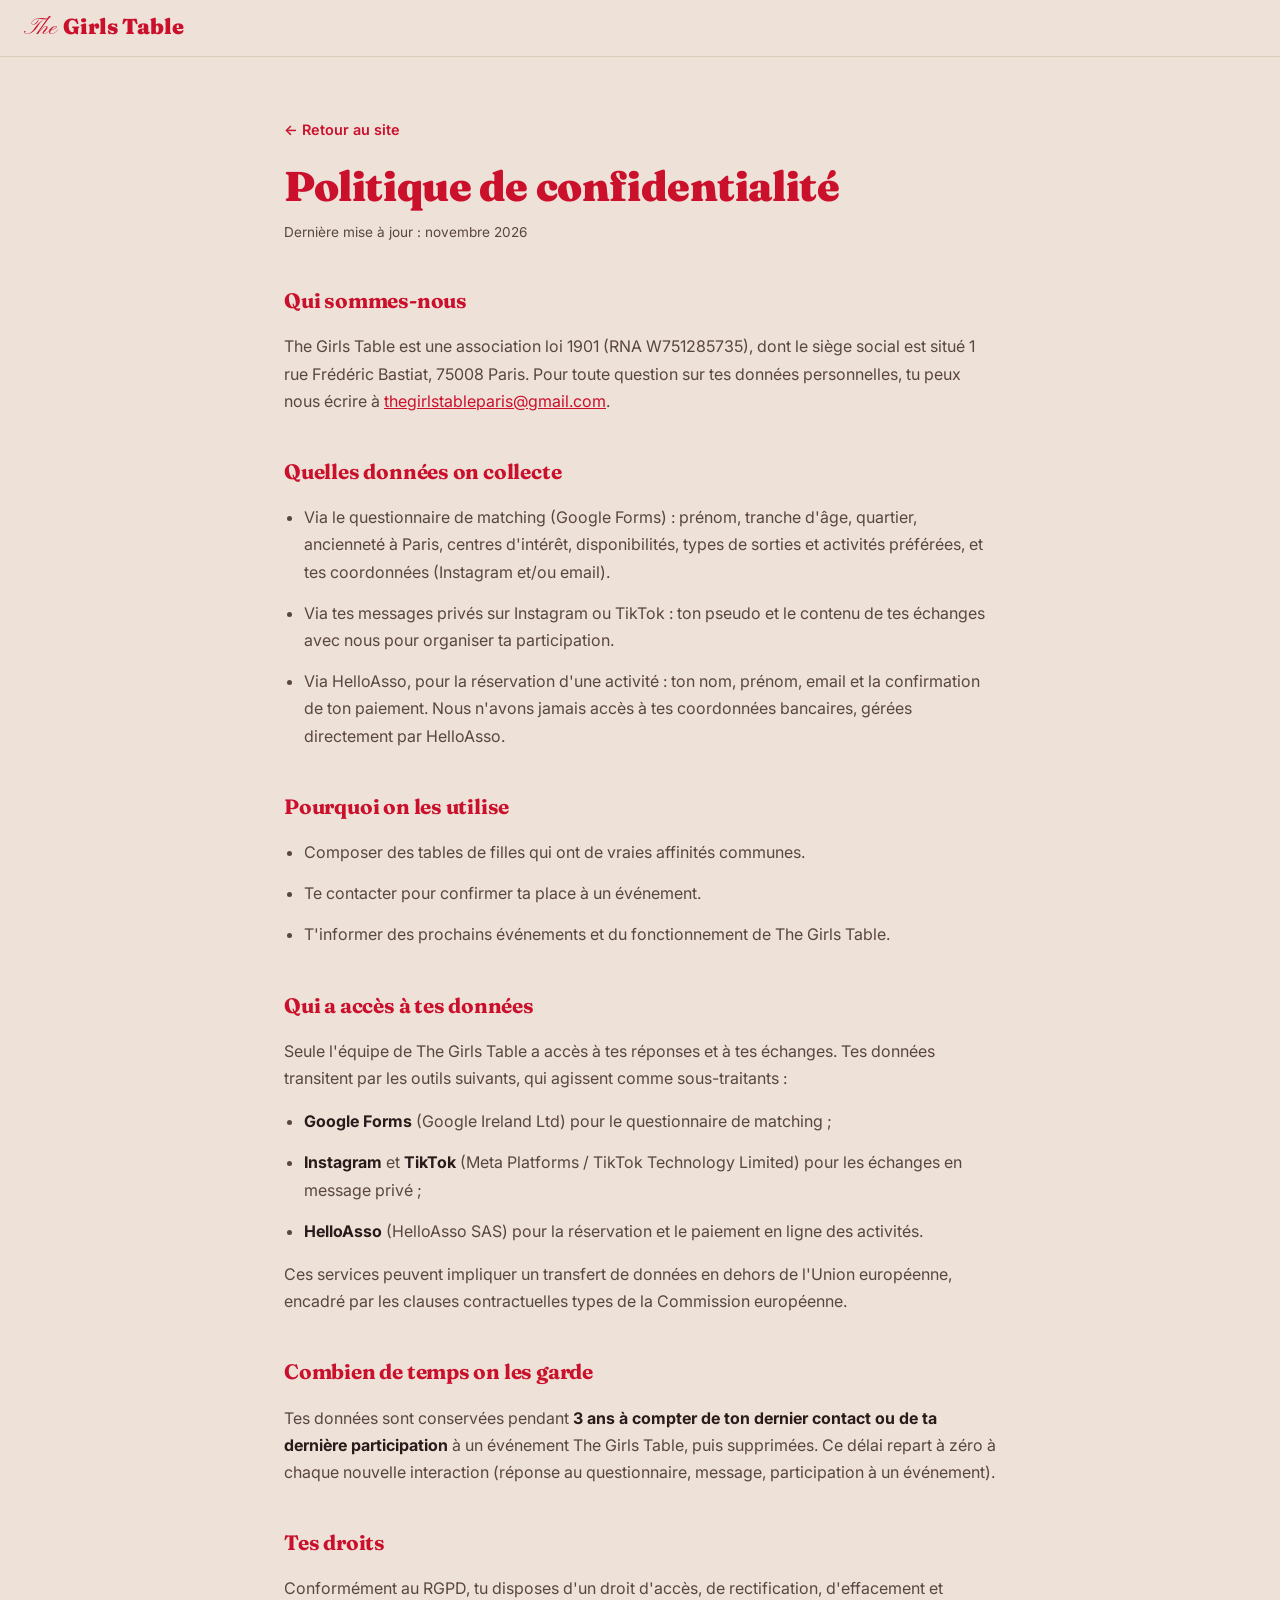
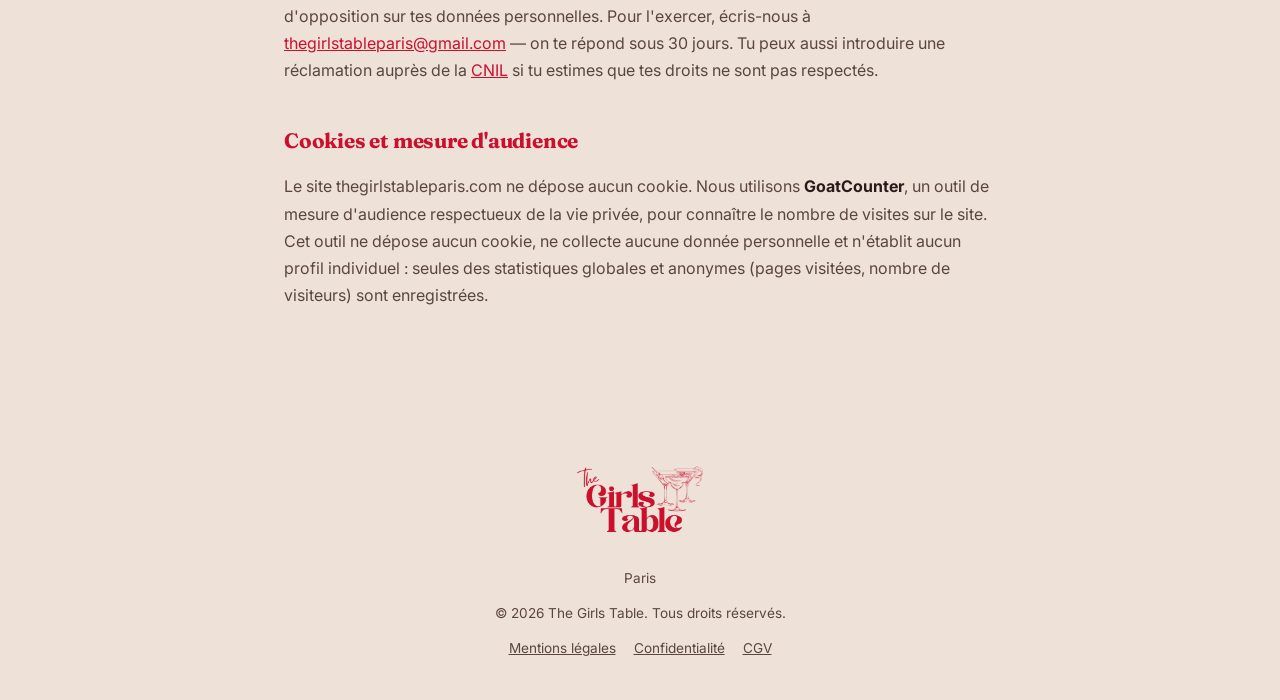
<file: politique-confidentialite.html>
<!DOCTYPE html>
<html lang="fr">
<head>
<meta charset="UTF-8">
<meta name="viewport" content="width=device-width, initial-scale=1.0">
<title>Politique de confidentialité — The Girls Table</title>
<meta name="description" content="Politique de confidentialité du site thegirlstableparis.com : quelles données sont collectées, pourquoi, et tes droits RGPD.">
<link rel="canonical" href="https://thegirlstableparis.com/politique-confidentialite.html">

<link rel="icon" href="/favicon.ico" sizes="any">
<link rel="icon" href="images/favicon-32.png" type="image/png" sizes="32x32">
<link rel="apple-touch-icon" href="images/apple-touch-icon.png">

<meta property="og:type" content="website">
<meta property="og:site_name" content="The Girls Table">
<meta property="og:title" content="Politique de confidentialité — The Girls Table">
<meta property="og:image" content="https://thegirlstableparis.com/images/og-image.png">
<meta property="og:url" content="https://thegirlstableparis.com/politique-confidentialite.html">
<meta property="og:locale" content="fr_FR">

<link rel="preconnect" href="https://fonts.googleapis.com">
<link rel="preconnect" href="https://fonts.gstatic.com" crossorigin>
<link href="https://fonts.googleapis.com/css2?family=Fraunces:wght@400;600;700;900&family=Pinyon+Script&family=Inter:wght@400;500;600;700&display=swap" rel="stylesheet">
<link rel="stylesheet" href="styles.css?v=20261024c">
<script data-goatcounter="https://thegirlstable.goatcounter.com/count" async src="//gc.zgo.at/count.js"></script>
</head>
<body>

<header>
  <nav class="nav">
    <a href="index.html#top" class="logo"><span class="script">The</span> Girls Table</a>
  </nav>
</header>

<main>
  <section class="legal-page">
    <div class="container">
      <a href="index.html" class="legal-back">← Retour au site</a>
      <h1>Politique de confidentialité</h1>
      <p class="legal-updated">Dernière mise à jour : novembre 2026</p>

      <h2>Qui sommes-nous</h2>
      <p>
        The Girls Table est une association loi 1901 (RNA W751285735), dont le siège social est situé
        1 rue Frédéric Bastiat, 75008 Paris.
        Pour toute question sur tes données personnelles, tu peux nous écrire à
        <a href="mailto:thegirlstableparis@gmail.com">thegirlstableparis@gmail.com</a>.
      </p>

      <h2>Quelles données on collecte</h2>
      <ul>
        <li>Via le questionnaire de matching (Google Forms) : prénom, tranche d'âge, quartier, ancienneté à Paris, centres d'intérêt, disponibilités, types de sorties et activités préférées, et tes coordonnées (Instagram et/ou email).</li>
        <li>Via tes messages privés sur Instagram ou TikTok : ton pseudo et le contenu de tes échanges avec nous pour organiser ta participation.</li>
        <li>Via HelloAsso, pour la réservation d'une activité : ton nom, prénom, email et la confirmation de ton paiement. Nous n'avons jamais accès à tes coordonnées bancaires, gérées directement par HelloAsso.</li>
      </ul>

      <h2>Pourquoi on les utilise</h2>
      <ul>
        <li>Composer des tables de filles qui ont de vraies affinités communes.</li>
        <li>Te contacter pour confirmer ta place à un événement.</li>
        <li>T'informer des prochains événements et du fonctionnement de The Girls Table.</li>
      </ul>

      <h2>Qui a accès à tes données</h2>
      <p>
        Seule l'équipe de The Girls Table a accès à tes réponses et à tes échanges. Tes données transitent par les outils
        suivants, qui agissent comme sous-traitants :
      </p>
      <ul>
        <li><strong>Google Forms</strong> (Google Ireland Ltd) pour le questionnaire de matching ;</li>
        <li><strong>Instagram</strong> et <strong>TikTok</strong> (Meta Platforms / TikTok Technology Limited) pour les échanges en message privé ;</li>
        <li><strong>HelloAsso</strong> (HelloAsso SAS) pour la réservation et le paiement en ligne des activités.</li>
      </ul>
      <p>
        Ces services peuvent impliquer un transfert de données en dehors de l'Union européenne, encadré par les clauses
        contractuelles types de la Commission européenne.
      </p>

      <h2>Combien de temps on les garde</h2>
      <p>
        Tes données sont conservées pendant <strong>3 ans à compter de ton dernier contact ou de ta dernière participation</strong>
        à un événement The Girls Table, puis supprimées. Ce délai repart à zéro à chaque nouvelle interaction (réponse au
        questionnaire, message, participation à un événement).
      </p>

      <h2>Tes droits</h2>
      <p>
        Conformément au RGPD, tu disposes d'un droit d'accès, de rectification, d'effacement et d'opposition sur tes données
        personnelles. Pour l'exercer, écris-nous à
        <a href="mailto:thegirlstableparis@gmail.com">thegirlstableparis@gmail.com</a> — on te répond sous 30 jours.
        Tu peux aussi introduire une réclamation auprès de la
        <a href="https://www.cnil.fr" target="_blank" rel="noopener">CNIL</a> si tu estimes que tes droits ne sont pas respectés.
      </p>

      <h2>Cookies et mesure d'audience</h2>
      <p>
        Le site thegirlstableparis.com ne dépose aucun cookie. Nous utilisons <strong>GoatCounter</strong>, un outil de
        mesure d'audience respectueux de la vie privée, pour connaître le nombre de visites sur le site. Cet outil ne
        dépose aucun cookie, ne collecte aucune donnée personnelle et n'établit aucun profil individuel : seules des
        statistiques globales et anonymes (pages visitées, nombre de visiteurs) sont enregistrées.
      </p>
    </div>
  </section>
</main>

<footer>
  <img src="images/logo.png" alt="The Girls Table" class="footer-logo" />
  <p>Paris</p>
  <p>© 2026 The Girls Table. Tous droits réservés.</p>
  <div class="footer-links">
    <a href="mentions-legales.html">Mentions légales</a>
    <a href="politique-confidentialite.html">Confidentialité</a>
    <a href="cgv.html">CGV</a>
  </div>
</footer>

</body>
</html>
</file>
<file: styles.css>
/* ---------- Tokens ---------- */
:root {
  --cream: #ede1d8;
  --cream-soft: #f4ece4;
  --cream-card: #faf5ef;
  --red: #cb102c;
  --red-dark: #970c20;
  --ink: #2a1a1a;
  --ink-soft: #5a4640;
  --line: #ddccbc;
  --max: 1120px;
}

* { box-sizing: border-box; }
html { scroll-behavior: smooth; }

body {
  margin: 0;
  background: var(--cream);
  color: var(--ink);
  font-family: 'Inter', system-ui, sans-serif;
  font-size: 16px;
  line-height: 1.6;
}

h1, h2, h3 {
  font-family: 'Fraunces', 'Georgia', serif;
  font-weight: 900;
  color: var(--red);
  margin: 0 0 0.4em;
  letter-spacing: -0.01em;
}

h1 { font-size: clamp(2.6rem, 6vw, 4.6rem); line-height: 1.02; }
h2 { font-size: clamp(1.9rem, 4vw, 2.6rem); }
h3 { font-size: 1.3rem; }

.script {
  font-family: 'Pinyon Script', cursive;
  font-weight: 400;
  color: var(--red);
  display: inline-block;
}

p { color: var(--ink-soft); }

a { color: var(--red); }

.container {
  max-width: var(--max);
  margin: 0 auto;
  padding: 0 24px;
}

.eyebrow {
  text-transform: uppercase;
  letter-spacing: 0.18em;
  font-size: 0.78rem;
  font-weight: 600;
  color: var(--red-dark);
  margin-bottom: 0.8em;
  display: inline-block;
}

.btn {
  display: inline-flex;
  align-items: center;
  gap: 8px;
  background: var(--red);
  color: #fff;
  border: none;
  padding: 14px 30px;
  border-radius: 999px;
  font-family: 'Inter', sans-serif;
  font-weight: 600;
  font-size: 0.95rem;
  text-decoration: none;
  cursor: pointer;
  transition: transform 0.15s ease, background 0.15s ease;
}
.btn:hover { background: var(--red-dark); transform: translateY(-1px); }

.btn-outline {
  background: transparent;
  color: var(--red);
  border: 1.5px solid var(--red);
}
.btn-outline:hover { background: var(--red); color: #fff; }

.btn-soft {
  background: var(--cream-card);
  color: var(--red-dark);
  border: 1px solid var(--line);
}
.btn-soft:hover { background: var(--red); color: #fff; border-color: var(--red); }

section { padding: 96px 0; }
section .container { position: relative; }

.section-head {
  max-width: 640px;
  margin: 0 auto 56px;
  text-align: center;
}
.section-head p { max-width: 560px; margin: 0 auto; }

/* ---------- Header ---------- */
header {
  position: sticky;
  top: 0;
  z-index: 50;
  background: rgba(237, 225, 216, 0.92);
  backdrop-filter: blur(8px);
  border-bottom: 1px solid var(--line);
}
.nav {
  display: flex;
  align-items: center;
  justify-content: space-between;
  padding: 16px 24px;
  max-width: 1280px;
  margin: 0 auto;
  gap: 16px;
}
.logo {
  font-family: 'Fraunces', serif;
  font-weight: 900;
  font-size: 1.35rem;
  color: var(--red);
  text-decoration: none;
  line-height: 1;
}
.logo .script { font-size: 1.5rem; margin-right: 2px; }

.nav-links {
  display: flex;
  gap: 20px;
  list-style: none;
  margin: 0;
  padding: 0;
}
.nav-links a {
  text-decoration: none;
  color: var(--ink);
  font-weight: 500;
  font-size: 0.88rem;
  white-space: nowrap;
}
.nav-links a:hover { color: var(--red); }

.nav-cta { display: flex; align-items: center; gap: 18px; flex-shrink: 0; }
.nav-cta .btn { gap: 0; }

.nav-toggle {
  display: none;
  background: none;
  border: none;
  font-size: 1.6rem;
  color: var(--red);
  cursor: pointer;
}

@media (max-width: 1060px) {
  .nav-links { position: fixed; top: 68px; left: 0; right: 0; background: var(--cream-soft);
    flex-direction: column; padding: 20px 24px; gap: 16px; border-bottom: 1px solid var(--line);
    transform: translateY(-140%); transition: transform 0.25s ease; }
  .nav-links.open { transform: translateY(0); }
  .nav-toggle { display: block; }
  .nav-cta .btn span.long { display: none; }
}

/* ---------- Hero ---------- */
.hero {
  padding-top: 90px;
  padding-bottom: 60px;
  overflow: hidden;
}
.hero .container {
  display: grid;
  grid-template-columns: 1.1fr 0.9fr;
  gap: 40px;
  align-items: center;
}
@media (max-width: 900px) {
  .hero .container { grid-template-columns: 1fr; text-align: center; }
  .hero-art { order: -1; max-width: 320px; margin: 0 auto; }
}

.hero-sub {
  font-size: 1.15rem;
  max-width: 460px;
  margin: 18px 0 30px;
}
@media (max-width: 900px) { .hero-sub { margin-left: auto; margin-right: auto; } }

.hero-cta { display: flex; gap: 16px; flex-wrap: wrap; }
@media (max-width: 900px) { .hero-cta { justify-content: center; } }

.hero-art img { width: 100%; height: auto; }

/* ---------- Concept ---------- */
.concept-grid {
  display: grid;
  grid-template-columns: repeat(2, 1fr);
  gap: 24px;
  counter-reset: concept;
}
@media (max-width: 720px) { .concept-grid { grid-template-columns: 1fr; } }

.concept-card {
  background: var(--cream-card);
  border: 1px solid var(--line);
  border-radius: 18px;
  padding: 28px;
}
.concept-card h3 { margin-bottom: 10px; }
.concept-card::before {
  counter-increment: concept;
  content: "0" counter(concept);
  font-family: 'Fraunces', serif;
  font-weight: 700;
  font-size: 1.6rem;
  color: var(--red);
  opacity: 0.35;
  display: block;
  margin-bottom: 12px;
}

.tag-list {
  display: flex;
  flex-wrap: wrap;
  gap: 10px;
  margin-top: 20px;
}
.tag-pill {
  background: var(--cream-soft);
  border: 1px solid var(--line);
  color: var(--red-dark);
  font-size: 0.85rem;
  font-weight: 600;
  padding: 7px 16px;
  border-radius: 999px;
}

/* ---------- How it works ---------- */
.steps {
  display: grid;
  grid-template-columns: repeat(auto-fit, minmax(190px, 1fr));
  gap: 20px;
  counter-reset: step;
}
@media (max-width: 560px) { .steps { grid-template-columns: 1fr; } }

.step {
  position: relative;
  padding: 30px 22px;
  background: var(--cream-card);
  border-radius: 18px;
  border: 1px solid var(--line);
}
.step::before {
  counter-increment: step;
  content: counter(step);
  font-family: 'Fraunces', serif;
  font-weight: 700;
  font-size: 2.2rem;
  color: var(--red);
  opacity: 0.35;
  display: block;
  margin-bottom: 10px;
}
.step h3 { font-size: 1.05rem; margin-bottom: 6px; }
.step p { font-size: 0.92rem; margin: 0; }

/* ---------- About ---------- */
.about {
  background: var(--cream-soft);
  border-top: 1px solid var(--line);
  border-bottom: 1px solid var(--line);
}
.about .container {
  display: grid;
  grid-template-columns: 0.7fr 1.3fr;
  gap: 48px;
  align-items: start;
}
@media (max-width: 800px) { .about .container { grid-template-columns: 1fr; } }

.about-photo {
  display: flex;
  flex-direction: column;
  align-items: center;
  position: sticky;
  top: 100px;
}
@media (max-width: 800px) { .about-photo { position: static; } }

.about-intro {
  font-family: 'Fraunces', serif;
  font-weight: 700;
  font-size: 1.3rem;
  color: var(--ink);
}

.avatar {
  width: 220px;
  height: 220px;
  border-radius: 50%;
  background: var(--red);
  color: #fff;
  font-family: 'Fraunces', serif;
  font-weight: 700;
  font-size: 3.2rem;
  display: flex;
  align-items: center;
  justify-content: center;
  margin: 0 auto;
  border: 6px solid var(--cream-card);
  box-shadow: 0 10px 30px rgba(143, 23, 48, 0.18);
  overflow: hidden;
}
.avatar img {
  width: 100%;
  height: 100%;
  object-fit: cover;
}

/* ---------- Events ---------- */
.event-grid {
  display: grid;
  grid-template-columns: repeat(auto-fit, minmax(260px, 1fr));
  gap: 24px;
  max-width: 840px;
  margin: 0 auto;
}
@media (max-width: 640px) { .event-grid { grid-template-columns: 1fr; } }

.event-card {
  background: var(--cream-card);
  border: 1px solid var(--line);
  border-radius: 18px;
  overflow: hidden;
  display: flex;
  flex-direction: column;
}
.event-media {
  height: 140px;
  background: var(--red);
  display: flex;
  align-items: center;
  justify-content: center;
  color: rgba(255,255,255,0.85);
  font-family: 'Fraunces', serif;
  font-size: 0.85rem;
  letter-spacing: 0.06em;
  text-transform: uppercase;
}
.event-body { padding: 22px; flex: 1; display: flex; flex-direction: column; }
.event-date {
  font-size: 0.78rem;
  font-weight: 700;
  color: var(--red-dark);
  text-transform: uppercase;
  letter-spacing: 0.08em;
  margin-bottom: 8px;
}
.event-body h3 { margin-bottom: 6px; }
.event-body p { font-size: 0.92rem; margin-bottom: 14px; }

blockquote.testimonial {
  margin: 0;
  padding: 14px 16px;
  background: var(--cream-soft);
  border-left: 3px solid var(--red);
  border-radius: 8px;
  font-style: italic;
  font-size: 0.9rem;
  color: var(--ink);
}
blockquote.testimonial cite {
  display: block;
  margin-top: 8px;
  font-style: normal;
  font-weight: 600;
  font-size: 0.8rem;
  color: var(--red-dark);
}

.testimonial-placeholder {
  margin: 0;
  padding: 14px 16px;
  background: #fff3e0;
  border-left: 3px dashed var(--red);
  border-radius: 8px;
  font-size: 0.85rem;
  color: var(--red-dark);
}

/* ---------- Upcoming ---------- */
.upcoming { background: var(--cream-soft); border-top: 1px solid var(--line); }

.upcoming-list {
  display: grid;
  grid-template-columns: repeat(auto-fit, minmax(260px, 1fr));
  gap: 20px;
}

.upcoming-card {
  display: flex;
  flex-direction: column;
  background: var(--cream-card);
  border: 1px solid var(--line);
  border-radius: 18px;
  padding: 26px;
  transition: transform 0.2s ease, box-shadow 0.2s ease;
}
.upcoming-card:hover {
  transform: translateY(-4px);
  box-shadow: 0 10px 24px rgba(42, 26, 26, 0.1);
}

.upcoming-date {
  display: flex;
  align-items: baseline;
  gap: 8px;
  font-family: 'Fraunces', serif;
  color: var(--red);
  margin-bottom: 16px;
}
.upcoming-date .day { font-size: 2rem; font-weight: 700; line-height: 1; }
.upcoming-date .month { font-size: 0.8rem; text-transform: uppercase; letter-spacing: 0.08em; color: var(--red-dark); }

.upcoming-info { flex: 1; }
.upcoming-info h3 { margin-bottom: 6px; font-size: 1.15rem; }
.upcoming-info .meta { font-size: 0.88rem; color: var(--ink-soft); line-height: 1.5; }
.upcoming-card .btn { margin-top: 20px; align-self: flex-start; }
.upcoming-info .venue-pending,
.upcoming-info .price-badge {
  display: inline-flex;
  align-items: center;
  margin-top: 6px;
  margin-right: 6px;
  font-size: 0.78rem;
  font-weight: 600;
  letter-spacing: 0.04em;
  text-transform: uppercase;
  color: var(--red-dark);
  background: var(--cream-soft);
  border: 1px solid var(--line);
  padding: 3px 10px;
  border-radius: 999px;
}

/* ---------- FAQ ---------- */
.faq-list {
  max-width: 760px;
  margin: 0 auto;
  display: flex;
  flex-direction: column;
  gap: 14px;
}

.faq-item {
  background: var(--cream-card);
  border: 1px solid var(--line);
  border-radius: 16px;
  padding: 4px 24px;
}

.faq-item summary {
  list-style: none;
  cursor: pointer;
  padding: 20px 0;
  font-family: 'Fraunces', serif;
  font-weight: 700;
  font-size: 1.05rem;
  color: var(--ink);
  display: flex;
  align-items: center;
  justify-content: space-between;
  gap: 16px;
}
.faq-item summary::-webkit-details-marker { display: none; }

.faq-item summary::after {
  content: "+";
  flex-shrink: 0;
  width: 28px;
  height: 28px;
  border-radius: 50%;
  background: var(--cream-soft);
  color: var(--red);
  font-size: 1.2rem;
  line-height: 1;
  display: flex;
  align-items: center;
  justify-content: center;
  transition: transform 0.2s ease, background 0.2s ease;
}

.faq-item[open] summary { color: var(--red); }
.faq-item[open] summary::after { content: "−"; background: var(--red); color: #fff; }

.faq-item p {
  margin: 0;
  padding-bottom: 22px;
  font-size: 0.95rem;
  color: var(--ink-soft);
}

/* ---------- Contact ---------- */
.contact {
  text-align: center;
}
.contact-box {
  background: var(--red);
  border-radius: 28px;
  padding: 64px 32px;
  color: #fff;
}
.contact-box h2 { color: #fff; }
.contact-box p { color: rgba(255,255,255,0.85); max-width: 520px; margin: 0 auto 26px; }
.contact-box .btn { background: #fff; color: var(--red); }
.contact-box .btn:hover { background: var(--cream-soft); }
.social-row {
  margin-top: 40px;
  display: flex;
  gap: 40px;
  justify-content: center;
  flex-wrap: wrap;
}
.social-link {
  display: flex;
  flex-direction: column;
  align-items: center;
  gap: 10px;
  color: #fff;
  text-decoration: none;
  font-weight: 600;
  font-size: 0.85rem;
  max-width: 120px;
  text-align: center;
}
.social-icon {
  width: 54px;
  height: 54px;
  border-radius: 50%;
  background: #fff;
  color: var(--red);
  display: flex;
  align-items: center;
  justify-content: center;
  transition: transform 0.15s ease;
}
.social-icon svg { width: 26px; height: 26px; }
.social-link:hover .social-icon { transform: translateY(-2px); background: var(--cream-soft); }

.contact-details {
  margin-top: 26px;
  display: flex;
  gap: 26px;
  justify-content: center;
  flex-wrap: wrap;
  font-size: 0.95rem;
}
.contact-details a { color: #fff; text-decoration: none; font-weight: 600; }
.contact-details a:hover { text-decoration: underline; }

/* ---------- Footer ---------- */
footer {
  padding: 40px 0;
  text-align: center;
  font-size: 0.85rem;
  color: var(--ink-soft);
}
.footer-logo {
  height: 72px;
  width: auto;
  margin-bottom: 12px;
}
.footer-links {
  margin-top: 10px;
  display: flex;
  gap: 18px;
  justify-content: center;
  flex-wrap: wrap;
}
.footer-links a { color: var(--ink-soft); text-decoration: underline; }
.footer-links a:hover { color: var(--red); }

/* ---------- Legal pages ---------- */
.legal-page {
  padding: 60px 0 100px;
}
.legal-page .container {
  max-width: 760px;
}
.legal-back {
  display: inline-block;
  margin-bottom: 24px;
  font-size: 0.9rem;
  font-weight: 600;
  color: var(--red);
  text-decoration: none;
}
.legal-back:hover { text-decoration: underline; }
.legal-page h1 {
  font-family: 'Fraunces', serif;
  font-weight: 900;
  color: var(--red);
  font-size: clamp(2rem, 4vw, 2.6rem);
  margin-bottom: 8px;
}
.legal-updated {
  font-size: 0.85rem;
  color: var(--ink-soft);
  margin-bottom: 40px;
}
.legal-page h2 {
  font-family: 'Fraunces', serif;
  font-weight: 700;
  color: var(--red);
  font-size: 1.3rem;
  margin: 40px 0 12px;
}
.legal-page p, .legal-page li {
  color: var(--ink-soft);
  line-height: 1.7;
  margin-bottom: 14px;
}
.legal-page ul { padding-left: 20px; }
.legal-page a { color: var(--red); }
.legal-page strong { color: var(--ink); }
.legal-page .tbd {
  font-style: italic;
  background: #fff3e0;
  color: var(--red-dark);
  padding: 1px 6px;
  border-radius: 4px;
}
</file>
